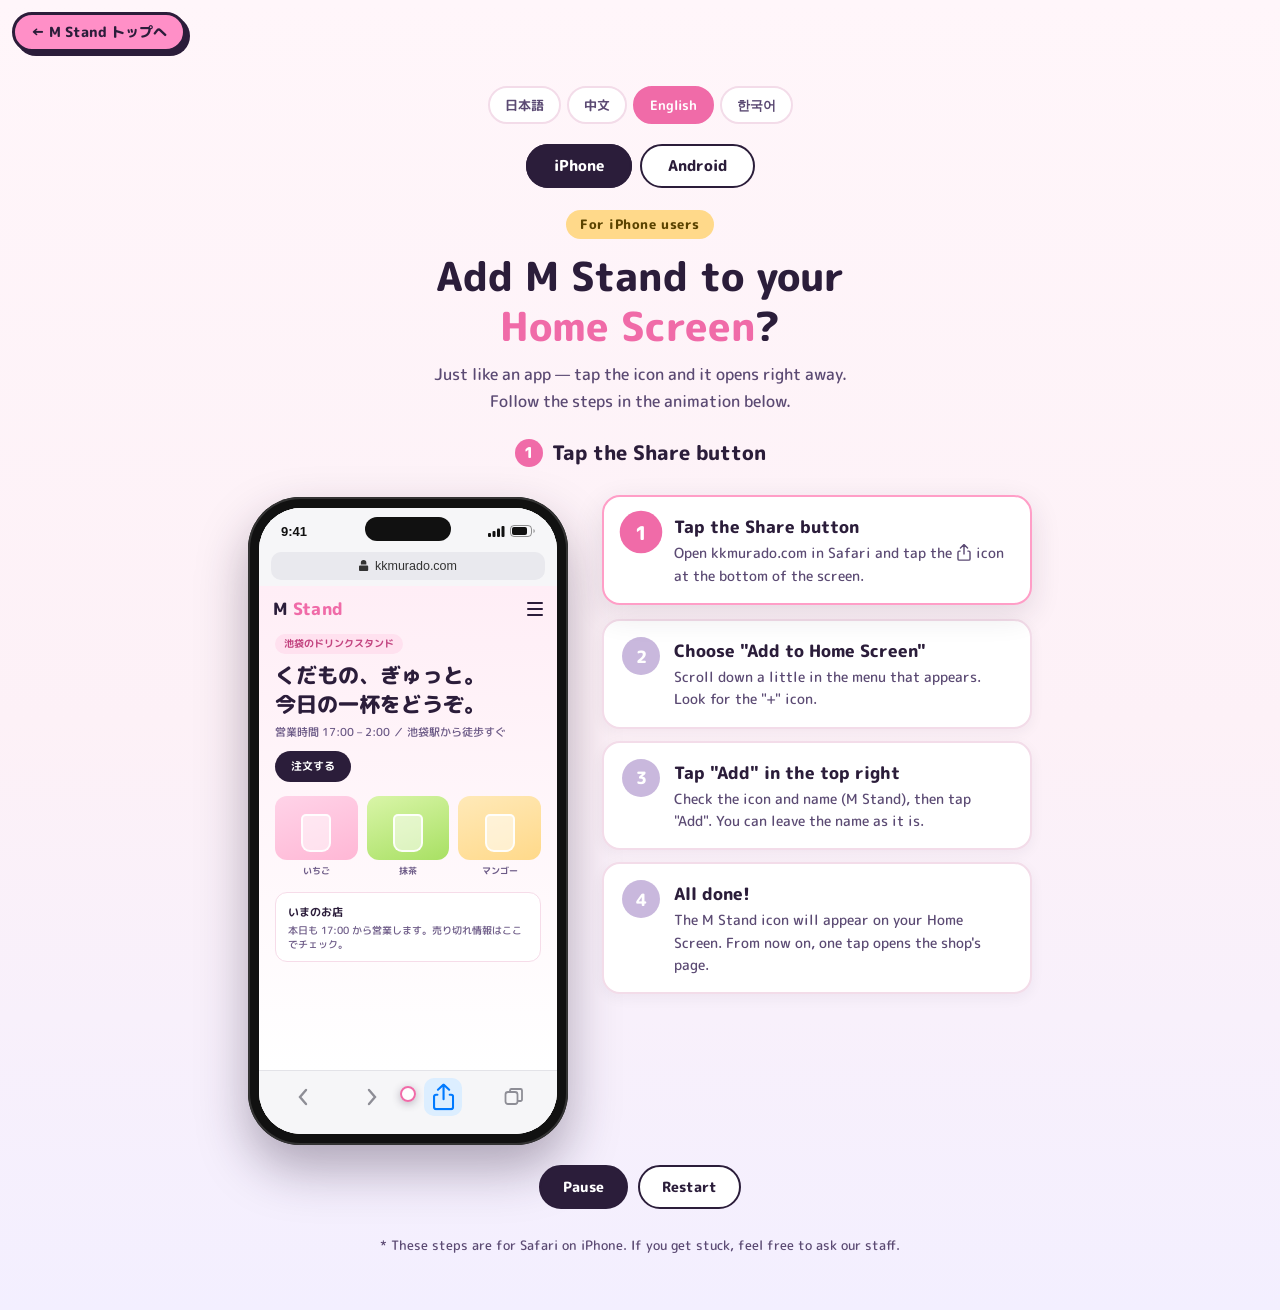
<file: add-to-home.html>
<!doctype html>
<html lang="ja">
  <head>
    <meta charset="utf-8" />
    <meta name="viewport" content="width=device-width, initial-scale=1, viewport-fit=cover" />
    <meta name="color-scheme" content="light dark" />
    <link rel="icon" href="data:," />
    <title>ホーム画面に追加する方法 | M Stand</title>
    <link rel="preconnect" href="https://fonts.googleapis.com" />
    <link rel="preconnect" href="https://fonts.gstatic.com" crossorigin />
    <link href="https://fonts.googleapis.com/css2?family=M+PLUS+Rounded+1c:wght@400;500;700;800&display=swap" rel="stylesheet" />
    <style>
      :root{
        --ink:#2b1d3a;
        --ink-soft:#5b4a73;
        --bg:#fff6fa;
        --bg-grad:linear-gradient(180deg,#fff6fa 0%,#fdf1f7 55%,#f3efff 100%);
        --card:#ffffff;
        --card-border:#f3dce9;
        --pink:#ff9ec7;
        --pink-deep:#f06ba8;
        --mint:#8fe0c0;
        --lemon:#ffd98a;
        --lav:#cdbcf7;
        --sky:#a5d8ff;
        --accent:#f06ba8;
        --shadow:0 10px 30px rgba(43,29,58,.12);
      }
      @media (prefers-color-scheme: dark){
        :root{
          --ink:#f6effc;
          --ink-soft:#cdbfe4;
          --bg:#1d1429;
          --bg-grad:linear-gradient(180deg,#1d1429 0%,#241631 55%,#1a1f38 100%);
          --card:#2b1d3a;
          --card-border:#46345e;
          --shadow:0 10px 30px rgba(0,0,0,.45);
        }
      }
      *{box-sizing:border-box;}
      html,body{margin:0;padding:0;}
      body{
        font-family:"M PLUS Rounded 1c","Hiragino Maru Gothic ProN","Hiragino Sans",ui-rounded,system-ui,sans-serif;
        background:var(--bg-grad);
        color:var(--ink);
        min-height:100vh;
        -webkit-font-smoothing:antialiased;
      }
      button{min-height:44px;}
      .wrap{max-width:1060px;margin:0 auto;padding:28px 18px 40px;}
      header{text-align:center;margin-bottom:8px;}
      header .badge{
        display:inline-block;background:var(--lemon);color:#5a4300;
        font-weight:800;font-size:13px;padding:5px 14px;border-radius:999px;
        letter-spacing:.04em;margin-bottom:12px;
      }
      h1{font-size:clamp(26px,5.4vw,40px);font-weight:800;margin:0 0 10px;line-height:1.25;}
      h1 .hl{color:var(--pink-deep);}
      .lead{color:var(--ink-soft);font-size:clamp(14px,2.6vw,16px);font-weight:500;margin:0 auto;max-width:560px;line-height:1.7;}
      .langbar{display:flex;gap:6px;justify-content:center;flex-wrap:wrap;margin-bottom:20px;}
      .langbar button{
        font-family:inherit;font-weight:700;font-size:13px;cursor:pointer;
        padding:7px 15px;border-radius:999px;min-height:38px;
        border:2px solid var(--card-border);background:var(--card);color:var(--ink-soft);
        transition:background .2s,color .2s,border-color .2s;
      }
      .langbar button.on{background:var(--pink-deep);border-color:var(--pink-deep);color:#fff;}
      .langbar button:focus-visible{outline:3px solid var(--pink);outline-offset:2px;}
      .osbar{display:flex;gap:8px;justify-content:center;flex-wrap:wrap;margin-bottom:22px;}
      .osbar button{
        font-family:inherit;font-weight:800;font-size:14.5px;cursor:pointer;
        padding:9px 26px;border-radius:999px;min-height:44px;
        border:2px solid var(--ink);background:var(--card);color:var(--ink);
        transition:background .2s,color .2s,transform .15s;
        display:inline-flex;align-items:center;gap:8px;
      }
      .osbar button.on{background:var(--ink);color:#fff;}
      @media (prefers-color-scheme: dark){ .osbar button.on{background:var(--lemon);border-color:var(--lemon);color:#1d1429;} }
      .osbar button:active{transform:scale(.96);}
      .osbar button:focus-visible{outline:3px solid var(--pink);outline-offset:2px;}
      .device-view[hidden]{display:none;}
      .global-controls{display:flex;gap:10px;flex-wrap:wrap;justify-content:center;margin-top:20px;}
      .global-controls button{
        font-family:inherit;font-weight:800;font-size:14px;cursor:pointer;
        border-radius:999px;padding:10px 22px;border:2px solid var(--ink);
        background:var(--card);color:var(--ink);transition:transform .15s, background .15s;min-height:44px;
      }
      .global-controls button.primary{background:var(--ink);color:#fff;}
      @media (prefers-color-scheme: dark){ .global-controls button.primary{color:#1d1429;background:var(--lemon);border-color:var(--lemon);} }
      .global-controls button:active{transform:scale(.96);}
      .global-controls button:focus-visible{outline:3px solid var(--pink);outline-offset:2px;}

      .stage{
        display:flex;gap:34px;align-items:flex-start;justify-content:center;
        margin-top:26px;flex-wrap:wrap;
      }

      /* ============ Phone ============ */
      .phone-col{display:flex;flex-direction:column;align-items:center;gap:16px;}
      .phone{
        width:min(320px,88vw);
        aspect-ratio:320/648;
        background:#111;
        border-radius:52px;
        padding:11px;
        box-shadow:0 24px 50px rgba(43,29,58,.35), inset 0 0 0 2px #333;
        flex:none;
      }
      .screen{
        position:relative;width:100%;height:100%;
        border-radius:42px;overflow:hidden;background:#fff;
        font-family:-apple-system,"Hiragino Sans",sans-serif;color:#111;
      }
      .island{
        position:absolute;top:9px;left:50%;transform:translateX(-50%);
        width:86px;height:24px;background:#111;border-radius:14px;z-index:60;
      }
      .statusbar{
        position:absolute;top:0;left:0;right:0;height:40px;z-index:55;
        display:flex;justify-content:space-between;align-items:center;
        padding:6px 22px 0;font-size:13px;font-weight:600;pointer-events:none;
      }
      .statusbar .sicons{display:flex;gap:5px;align-items:center;}
      .statusbar svg{display:block;}

      /* ---- Safari layer ---- */
      .layer{position:absolute;inset:0;}
      .layer-safari{background:#fff;display:flex;flex-direction:column;}
      .safari-top{padding:44px 12px 6px;background:#f6f6f8;}
      .addrbar{
        background:#e9e9ee;border-radius:10px;padding:7px 10px;
        display:flex;align-items:center;gap:6px;font-size:12.5px;color:#333;
        justify-content:center;font-weight:500;
      }
      .addrbar svg{flex:none;}
      .webview{flex:1;overflow:hidden;background:linear-gradient(180deg,#ffeef6,#fff);}
      .site-nav{
        display:flex;justify-content:space-between;align-items:center;
        padding:10px 14px 4px;
      }
      .site-logo{font-family:"M PLUS Rounded 1c",sans-serif;font-weight:800;font-size:17px;color:#2b1d3a;letter-spacing:.02em;}
      .site-logo span{color:#f06ba8;}
      .site-burger{display:flex;flex-direction:column;gap:3.5px;}
      .site-burger i{display:block;width:16px;height:2.4px;border-radius:2px;background:#2b1d3a;}
      .site-hero{padding:8px 16px 0;text-align:left;}
      .site-hero .kick{
        display:inline-block;background:#ffe1ef;color:#c2437f;font-size:9.5px;font-weight:700;
        padding:3px 9px;border-radius:999px;margin-bottom:7px;font-family:"M PLUS Rounded 1c",sans-serif;
      }
      .site-hero h2{
        font-family:"M PLUS Rounded 1c",sans-serif;font-size:21px;line-height:1.35;
        margin:0 0 6px;color:#2b1d3a;font-weight:800;
      }
      .site-hero p{font-size:10.5px;color:#6d5b87;margin:0;line-height:1.6;font-family:"M PLUS Rounded 1c",sans-serif;font-weight:500;}
      .site-cta{
        margin-top:10px;display:inline-block;background:#2b1d3a;color:#fff;
        font-family:"M PLUS Rounded 1c",sans-serif;font-weight:700;font-size:11px;
        padding:7px 16px;border-radius:999px;
      }
      .drinks{display:flex;gap:9px;padding:14px 16px 0;}
      .drink{flex:1;text-align:center;}
      .drink .cup{
        height:64px;border-radius:12px;position:relative;overflow:hidden;
        display:flex;align-items:flex-end;justify-content:center;
      }
      .drink .cup::after{
        content:"";width:26px;height:34px;border-radius:5px 5px 9px 9px;
        background:rgba(255,255,255,.55);border:2px solid rgba(255,255,255,.9);
        margin-bottom:8px;
      }
      .drink small{display:block;margin-top:5px;font-size:8.5px;color:#6d5b87;font-family:"M PLUS Rounded 1c",sans-serif;font-weight:700;}
      .d1{background:linear-gradient(160deg,#ffd3e8,#ffb7d5);}
      .d2{background:linear-gradient(160deg,#d9f5a8,#a8e063);}
      .d3{background:linear-gradient(160deg,#ffe9b8,#ffd98a);}
      .site-info{margin:14px 16px 0;background:#fff;border:1.5px solid #f6dce9;border-radius:12px;padding:9px 12px;}
      .site-info b{font-size:11px;color:#2b1d3a;font-family:"M PLUS Rounded 1c",sans-serif;}
      .site-info p{margin:3px 0 0;font-size:9.5px;color:#6d5b87;font-family:"M PLUS Rounded 1c",sans-serif;font-weight:500;}
      .safari-bottom{
        background:#f6f6f8;border-top:1px solid #e3e3e8;
        padding:9px 26px 20px;display:flex;justify-content:space-between;align-items:center;
        position:relative;z-index:5;
      }
      .safari-bottom .tb{color:#8e8e96;display:flex;align-items:center;justify-content:center;width:34px;height:34px;border-radius:9px;}
      .safari-bottom .tb.share{color:#007aff;transition:background .25s, transform .25s;}
      .screen[data-phase="1"] .tb.share{background:#dceeff;transform:scale(1.12);}

      /* ---- Share sheet ---- */
      .layer-sheet{
        z-index:20;display:flex;flex-direction:column;justify-content:flex-end;
        background:rgba(20,10,30,.38);
        opacity:0;pointer-events:none;transition:opacity .35s ease;
      }
      .sheet{
        background:#f2f2f7;border-radius:14px 14px 0 0;padding:10px 10px 22px;
        transform:translateY(105%);transition:transform .45s cubic-bezier(.32,.9,.35,1);
      }
      .screen[data-phase="2"] .layer-sheet,
      .screen[data-phase="3"] .layer-sheet{opacity:1;}
      .screen[data-phase="2"] .sheet,
      .screen[data-phase="3"] .sheet{transform:translateY(0);}
      .sheet-head{
        display:flex;gap:10px;align-items:center;background:#fff;border-radius:12px;
        padding:10px 12px;margin-bottom:10px;
      }
      .sheet-head img{width:38px;height:38px;border-radius:9px;border:1px solid #e6e6ea;}
      .sheet-head b{font-size:13.5px;display:block;color:#111;}
      .sheet-head small{font-size:11px;color:#8e8e93;}
      .sheet-list{background:#fff;border-radius:12px;overflow:hidden;}
      .sheet-row{
        display:flex;justify-content:space-between;align-items:center;
        padding:11px 14px;font-size:13.5px;color:#111;border-bottom:1px solid #eeeef2;
        transition:background .25s;
      }
      .sheet-row:last-child{border-bottom:none;}
      .sheet-row .ric{color:#3a3a3c;display:flex;}
      .sheet-row.target{font-weight:600;}
      .screen[data-phase="2"][data-tap="row"] .sheet-row.target{background:#dceeff;}
      .sheet-cancel{
        margin-top:10px;background:#fff;border-radius:12px;text-align:center;
        padding:12px;font-size:14px;font-weight:600;color:#007aff;
      }

      /* ---- Add dialog ---- */
      .layer-add{
        z-index:30;background:#f2f2f7;display:flex;flex-direction:column;
        opacity:0;pointer-events:none;transform:scale(1.04);
        transition:opacity .35s ease, transform .35s ease;
      }
      .screen[data-phase="3"] .layer-add{opacity:1;pointer-events:auto;transform:scale(1);}
      .add-nav{
        padding:48px 14px 10px;display:flex;justify-content:space-between;align-items:center;
        background:#f2f2f7;border-bottom:1px solid #e2e2e8;
      }
      .add-nav .cancel{color:#007aff;font-size:14px;}
      .add-nav .ttl{font-size:13.5px;font-weight:600;color:#111;}
      .add-nav .addbtn{
        color:#007aff;font-size:14px;font-weight:700;padding:4px 6px;border-radius:8px;
        transition:background .25s, transform .25s;
      }
      .screen[data-phase="3"][data-tap="add"] .addbtn{background:#dceeff;transform:scale(1.1);}
      .add-body{padding:18px 16px 0;}
      .add-preview{
        background:#fff;border-radius:12px;padding:14px;display:flex;gap:12px;align-items:center;
      }
      .add-preview img{width:56px;height:56px;border-radius:13px;border:1px solid #e6e6ea;}
      .add-preview .nm{font-size:15px;font-weight:600;color:#111;border-bottom:1px solid #e8e8ec;padding-bottom:5px;margin-bottom:5px;}
      .add-preview .url{font-size:11.5px;color:#8e8e93;}
      .add-note{font-size:11px;color:#8e8e93;line-height:1.7;padding:12px 4px 0;}

      /* ---- Home screen ---- */
      .layer-home{
        z-index:40;opacity:0;pointer-events:none;transition:opacity .45s ease;
        background:linear-gradient(165deg,#ffd9ec 0%,#e3d7ff 48%,#bde3ff 100%);
        padding:52px 18px 14px;display:flex;flex-direction:column;
      }
      .screen[data-phase="4"] .layer-home{opacity:1;}
      .home-clock{text-align:center;color:#fff;margin-bottom:14px;text-shadow:0 1px 8px rgba(90,40,120,.35);}
      .home-clock .time{font-size:34px;font-weight:700;line-height:1;font-family:-apple-system,sans-serif;}
      .home-clock .date{font-size:11.5px;font-weight:500;margin-top:3px;}
      .home-grid{display:grid;grid-template-columns:repeat(4,1fr);gap:15px 12px;}
      .app{text-align:center;}
      .app .ic{
        width:52px;height:52px;margin:0 auto;border-radius:13px;
        display:flex;align-items:center;justify-content:center;
        box-shadow:0 3px 8px rgba(60,30,90,.18);
      }
      .app small{display:block;margin-top:4px;font-size:9px;color:#fff;font-weight:500;text-shadow:0 1px 4px rgba(90,40,120,.4);}
      .app .ic svg{display:block;}
      .app.new .ic{padding:0;overflow:hidden;background:#fff;}
      .app.new .ic img{width:100%;height:100%;display:block;}
      .app.new{opacity:0;transform:scale(.3);}
      .screen[data-phase="4"] .app.new{animation:pop .6s cubic-bezier(.34,1.8,.5,1) .25s forwards;}
      @keyframes pop{to{opacity:1;transform:scale(1);}}
      .sparkle{position:absolute;opacity:0;pointer-events:none;}
      .screen[data-phase="4"] .sparkle{animation:spark 1s ease .7s forwards;}
      @keyframes spark{0%{opacity:0;transform:scale(.3) rotate(0deg);}35%{opacity:1;}100%{opacity:0;transform:scale(1.25) rotate(40deg);}}
      .done-badge{
        margin:16px auto 0;background:#fff;color:#2b1d3a;
        font-family:"M PLUS Rounded 1c",sans-serif;font-weight:800;font-size:13px;
        padding:8px 18px;border-radius:999px;box-shadow:0 6px 16px rgba(60,30,90,.25);
        display:flex;gap:7px;align-items:center;opacity:0;transform:translateY(8px);
      }
      .screen[data-phase="4"] .done-badge{animation:rise .5s ease .8s forwards;}
      @keyframes rise{to{opacity:1;transform:translateY(0);}}
      .dock{
        margin-top:auto;background:rgba(255,255,255,.35);border-radius:22px;
        padding:9px 14px;display:flex;justify-content:space-between;
        backdrop-filter:blur(4px);
      }
      .dock .ic{width:52px;height:52px;border-radius:13px;display:flex;align-items:center;justify-content:center;box-shadow:0 3px 8px rgba(60,30,90,.15);}

      /* ---- Tap cursor ---- */
      .cursor{
        position:absolute;z-index:70;width:34px;height:34px;margin:-17px 0 0 -17px;
        pointer-events:none;opacity:0;transition:left .55s ease, top .55s ease, opacity .3s;
      }
      .cursor .dot{
        position:absolute;inset:9px;border-radius:50%;
        background:rgba(255,255,255,.85);border:2.5px solid #f06ba8;
        box-shadow:0 2px 8px rgba(43,29,58,.3);
      }
      .cursor .ring{
        position:absolute;inset:0;border-radius:50%;border:2.5px solid #f06ba8;opacity:0;
      }
      .screen[data-cursor="share"] .cursor{left:50%;top:calc(100% - 40px);opacity:1;}
      .screen[data-cursor="row"] .cursor{left:78%;top:64%;opacity:1;}
      .screen[data-cursor="add"] .cursor{left:calc(100% - 34px);top:60px;opacity:1;}
      .screen[data-tap="share"] .cursor .ring,
      .screen[data-tap="row"] .cursor .ring,
      .screen[data-tap="add"] .cursor .ring{animation:ring .55s ease-out;}
      @keyframes ring{0%{opacity:.9;transform:scale(.55);}100%{opacity:0;transform:scale(1.5);}}

      /* ============ Controls ============ */
      .controls{display:flex;gap:10px;flex-wrap:wrap;justify-content:center;}
      .controls button{
        font-family:inherit;font-weight:800;font-size:14px;cursor:pointer;
        border-radius:999px;padding:10px 22px;border:2px solid var(--ink);
        background:var(--card);color:var(--ink);transition:transform .15s, background .15s;
      }
      .controls button.primary{background:var(--ink);color:#fff;}
      @media (prefers-color-scheme: dark){ .controls button.primary{color:#1d1429;background:var(--lemon);border-color:var(--lemon);} }
      .controls button:active{transform:scale(.96);}
      .controls button:focus-visible, .step:focus-visible{outline:3px solid var(--pink);outline-offset:2px;}

      /* ============ Steps ============ */
      .steps{display:flex;flex-direction:column;gap:12px;max-width:430px;width:100%;}
      .step{
        display:flex;gap:14px;text-align:left;width:100%;cursor:pointer;
        background:var(--card);border:2px solid var(--card-border);border-radius:18px;
        padding:16px 18px;font-family:inherit;color:var(--ink);
        box-shadow:0 4px 14px rgba(43,29,58,.05);
        transition:border-color .3s, box-shadow .3s, transform .3s;align-items:flex-start;
      }
      .step .num{
        flex:none;width:38px;height:38px;border-radius:50%;
        display:flex;align-items:center;justify-content:center;
        font-weight:800;font-size:17px;color:#fff;background:#c9b8dd;
        transition:background .3s, transform .3s;
      }
      .step h3{margin:2px 0 4px;font-size:16.5px;font-weight:800;line-height:1.4;}
      .step p{margin:0;font-size:13.5px;line-height:1.65;color:var(--ink-soft);font-weight:500;}
      .step.active{border-color:var(--pink);box-shadow:var(--shadow);transform:translateY(-2px);}
      .step.active .num{background:var(--pink-deep);transform:scale(1.12);}
      .step .share-ic{vertical-align:-3px;margin:0 1px;}

      .caption-bar{
        text-align:center;margin-top:22px;min-height:34px;
        font-weight:800;font-size:clamp(16px,3.4vw,20px);
      }
      .caption-bar .cnum{
        display:inline-flex;align-items:center;justify-content:center;
        width:28px;height:28px;border-radius:50%;background:var(--pink-deep);color:#fff;
        font-size:15px;margin-right:9px;vertical-align:2px;
      }
      .note{
        text-align:center;color:var(--ink-soft);font-size:12.5px;font-weight:500;
        margin-top:26px;line-height:1.8;
      }
      @media (max-width:760px){
        .stage{gap:22px;}
        .steps{max-width:520px;}
      }
      /* ============ Android phone ============ */
      .phone-android{border-radius:38px;padding:10px;}
      .screen-a{border-radius:30px;font-family:Roboto,"Hiragino Sans",-apple-system,sans-serif;}
      .punch{position:absolute;top:10px;left:50%;transform:translateX(-50%);width:13px;height:13px;background:#111;border-radius:50%;z-index:60;box-shadow:inset 0 0 0 2.5px #26262c;}
      .statusbar-a{height:34px;padding:4px 18px 0;font-size:12px;}
      .layer-chrome{background:#fff;display:flex;flex-direction:column;}
      .chrome-top{padding:38px 10px 8px;background:#f1f3f4;border-bottom:1px solid #e0e3e7;}
      .chrome-bar{background:#fff;border-radius:999px;padding:7px 8px 7px 12px;display:flex;align-items:center;gap:7px;font-size:12.5px;color:#333;box-shadow:0 1px 3px rgba(0,0,0,.14);}
      .chrome-bar .url{flex:1;font-weight:500;white-space:nowrap;overflow:hidden;}
      .chrome-bar .dotsbtn{flex:none;width:30px;height:30px;border-radius:50%;display:flex;align-items:center;justify-content:center;color:#444;transition:background .25s,transform .25s;}
      .screen-a[data-phase="1"] .dotsbtn{background:#d3e3fd;transform:scale(1.12);}
      .layer-menu{z-index:20;opacity:0;pointer-events:none;transition:opacity .3s ease;}
      .screen-a[data-phase="2"] .layer-menu,.screen-a[data-phase="3"] .layer-menu{opacity:1;}
      .chrome-menu{position:absolute;top:76px;right:8px;width:216px;background:#fff;border-radius:14px;box-shadow:0 10px 32px rgba(0,0,0,.3);padding:6px 0;transform-origin:top right;transform:scale(.85) translateY(-6px);opacity:0;transition:transform .3s ease,opacity .3s ease;overflow:hidden;}
      .screen-a[data-phase="2"] .chrome-menu,.screen-a[data-phase="3"] .chrome-menu{transform:none;opacity:1;}
      .menu-row{display:flex;align-items:center;gap:11px;padding:10px 14px;font-size:12.8px;color:#222;transition:background .25s;}
      .menu-row .mic{color:#5f6368;display:flex;flex:none;}
      .menu-row.target{font-weight:700;}
      .screen-a[data-phase="2"][data-tap="row"] .menu-row.target{background:#d3e3fd;}
      .menu-sep{height:1px;background:#eceef1;margin:5px 0;}
      .layer-add-a{z-index:30;background:rgba(20,10,30,.42);display:flex;align-items:center;justify-content:center;padding:0 26px;opacity:0;pointer-events:none;transition:opacity .35s ease;}
      .screen-a[data-phase="3"] .layer-add-a{opacity:1;pointer-events:auto;}
      .add-dialog{background:#fff;border-radius:22px;padding:20px 18px 12px;width:100%;text-align:center;transform:scale(.9);transition:transform .35s ease;box-shadow:0 18px 44px rgba(0,0,0,.35);}
      .screen-a[data-phase="3"] .add-dialog{transform:scale(1);}
      .add-dialog img{width:58px;height:58px;border-radius:14px;border:1px solid #e6e6ea;}
      .add-dialog .dnm{font-size:15.5px;font-weight:700;color:#111;margin-top:9px;}
      .add-dialog .durl{font-size:11.5px;color:#80868b;margin-top:2px;}
      .add-dialog .dnote{font-size:11px;color:#80868b;line-height:1.65;margin:10px 0 4px;text-align:left;}
      .add-dialog .dbtns{display:flex;justify-content:flex-end;gap:6px;margin-top:8px;}
      .add-dialog .dbtn{font-size:13.5px;font-weight:700;color:#1a73e8;padding:8px 12px;border-radius:8px;transition:background .25s,transform .25s;}
      .screen-a[data-phase="3"][data-tap="add"] .dbtn.add{background:#d3e3fd;transform:scale(1.08);}
      .layer-home-a{padding:46px 18px 14px;background:linear-gradient(165deg,#b8e6c9 0%,#a5d8ff 52%,#d0bfff 100%);}
      .gsearch{margin-top:auto;background:#fff;border-radius:999px;padding:10px 16px;display:flex;align-items:center;gap:10px;box-shadow:0 4px 14px rgba(60,30,90,.18);font-size:12px;color:#80868b;}
      .screen-a[data-cursor="menu"] .cursor{left:calc(100% - 36px);top:66px;opacity:1;}
      .screen-a[data-cursor="row"] .cursor{left:52%;top:224px;opacity:1;}
      .screen-a[data-cursor="add"] .cursor{left:calc(100% - 62px);top:calc(50% + 92px);opacity:1;}
      .screen-a[data-tap="menu"] .cursor .ring,
      .screen-a[data-tap="row"] .cursor .ring,
      .screen-a[data-tap="add"] .cursor .ring{animation:ring .55s ease-out;}
      .screen-a[data-phase="4"] .layer-home{opacity:1;}
      .screen-a[data-phase="4"] .app.new{animation:pop .6s cubic-bezier(.34,1.8,.5,1) .25s forwards;}
      .screen-a[data-phase="4"] .done-badge{animation:rise .5s ease .8s forwards;}
      .screen-a[data-phase="4"] .sparkle{animation:spark 1s ease .7s forwards;}
      @media (prefers-reduced-motion: reduce){
        .cursor,.sheet,.layer-add,.layer-home,.step,.controls button{transition:none !important;}
        .screen[data-phase="4"] .app.new{animation:none;opacity:1;transform:none;}
        .screen[data-phase="4"] .done-badge{animation:none;opacity:1;transform:none;}
        .screen[data-phase="4"] .sparkle{animation:none;}
      }
    </style>
  <style id="btnFxStyle">
/* btnFx 2026-11-15 — elastic toggle: knob spring k200/c14, stretch 1.35, color 280ms */
@media (prefers-reduced-motion: no-preference){
.osbar.fx-on{position:relative}
.osbar.fx-on button{position:relative;z-index:1}
.osbar.fx-on button.on{background:transparent}
.osknob{position:absolute;border-radius:999px;background:var(--ink);transition:background-color .28s ease;z-index:0;pointer-events:none}
@media (prefers-color-scheme: dark){.osknob{background:var(--lemon)}}
}
</style>
</head>
  <body><a href="/" style="display:inline-block;margin:12px 0 6px 12px;background:#ff8fc7;color:#2b1d3a;border:3px solid #2b1d3a;border-radius:999px;padding:7px 16px;font-size:14px;font-weight:800;text-decoration:none;font-family:'M PLUS Rounded 1c','Hiragino Maru Gothic ProN',sans-serif;box-shadow:4px 4px 0 #2b1d3a">← M Stand トップへ</a>
    <div class="wrap">
      <div class="langbar" role="group" aria-label="Language">
        <button type="button" data-lang="ja">日本語</button>
        <button type="button" data-lang="zh">中文</button>
        <button type="button" data-lang="en">English</button>
        <button type="button" data-lang="ko">한국어</button>
      </div>
      <div class="osbar" role="group" aria-label="Device">
        <button type="button" data-os="iphone" class="on">iPhone</button>
        <button type="button" data-os="android">Android</button>
      </div>
      <header>
        <span class="badge">iPhone のお客さまへ</span>
        <h1>M Stand を<span class="hl">ホーム画面</span>に<br />追加しませんか？</h1>
        <p class="lead">アプリみたいに、アイコンをタップするだけですぐ開けます。<br />下のアニメーションの順番でやってみてください。</p>
      </header>

      <div class="caption-bar" id="caption" aria-live="polite"><span class="cnum">1</span>共有ボタンをタップ</div>

      <div id="view-iphone" class="device-view">
      <div class="stage">
        <div class="phone-col">
          <div class="phone" aria-hidden="true">
            <div class="screen" id="screen" data-phase="0" data-cursor="" data-tap="">
              <div class="island"></div>
              <div class="statusbar">
                <span>9:41</span>
                <span class="sicons">
                  <svg width="17" height="11" viewBox="0 0 17 11" fill="currentColor"><rect x="0" y="7" width="3" height="4" rx="1"/><rect x="4.5" y="5" width="3" height="6" rx="1"/><rect x="9" y="2.5" width="3" height="8.5" rx="1"/><rect x="13.5" y="0" width="3" height="11" rx="1"/></svg>
                  <svg width="25" height="12" viewBox="0 0 25 12"><rect x="0.5" y="0.5" width="21" height="11" rx="3.5" fill="none" stroke="currentColor" opacity=".45"/><rect x="2" y="2" width="15" height="8" rx="2" fill="currentColor"/><path d="M23.5 4v4a2.2 2.2 0 0 0 0-4z" fill="currentColor" opacity=".45"/></svg>
                </span>
              </div>

              <!-- Safari -->
              <div class="layer layer-safari">
                <div class="safari-top">
                  <div class="addrbar">
                    <svg width="10" height="12" viewBox="0 0 10 12" fill="#333"><path d="M5 0a3 3 0 0 1 3 3v2H2V3a3 3 0 0 1 3-3zm-4 6h8a1 1 0 0 1 1 1v4a1 1 0 0 1-1 1H1a1 1 0 0 1-1-1V7a1 1 0 0 1 1-1z" transform="scale(.92)"/></svg>
                    kkmurado.com
                  </div>
                </div>
                <div class="webview">
                  <div class="site-nav">
                    <div class="site-logo">M <span>Stand</span></div>
                    <div class="site-burger"><i></i><i></i><i></i></div>
                  </div>
                  <div class="site-hero">
                    <span class="kick">池袋のドリンクスタンド</span>
                    <h2>くだもの、ぎゅっと。<br />今日の一杯をどうぞ。</h2>
                    <p>営業時間 17:00 – 2:00 ／ 池袋駅から徒歩すぐ</p>
                    <span class="site-cta">注文する</span>
                  </div>
                  <div class="drinks">
                    <div class="drink"><div class="cup d1"></div><small>いちご</small></div>
                    <div class="drink"><div class="cup d2"></div><small>抹茶</small></div>
                    <div class="drink"><div class="cup d3"></div><small>マンゴー</small></div>
                  </div>
                  <div class="site-info">
                    <b>いまのお店</b>
                    <p>本日も 17:00 から営業します。売り切れ情報はここでチェック。</p>
                  </div>
                </div>
                <div class="safari-bottom">
                  <span class="tb"><svg width="11" height="18" viewBox="0 0 11 18" fill="none" stroke="currentColor" stroke-width="2.4" stroke-linecap="round"><path d="M9 2 3 9l6 7"/></svg></span>
                  <span class="tb"><svg width="11" height="18" viewBox="0 0 11 18" fill="none" stroke="currentColor" stroke-width="2.4" stroke-linecap="round"><path d="M2 2l6 7-6 7"/></svg></span>
                  <span class="tb share"><svg width="19" height="24" viewBox="0 0 19 24" fill="none" stroke="currentColor" stroke-width="1.9" stroke-linecap="round" stroke-linejoin="round"><path d="M9.5 1v13M4.5 5.5 9.5.8l5 4.7M4 10H2.8A1.8 1.8 0 0 0 1 11.8V21a1.8 1.8 0 0 0 1.8 1.8h13.4A1.8 1.8 0 0 0 18 21v-9.2A1.8 1.8 0 0 0 16.2 10H15"/></svg></span>
                  <span class="tb"><svg width="20" height="20" viewBox="0 0 20 20" fill="none" stroke="currentColor" stroke-width="1.8"><rect x="1.5" y="5" width="12" height="12" rx="2.5"/><path d="M6 5V3.5A1.5 1.5 0 0 1 7.5 2h9A1.5 1.5 0 0 1 18 3.5v9A1.5 1.5 0 0 1 16.5 14H14"/></svg></span>
                </div>
              </div>

              <!-- Share sheet -->
              <div class="layer layer-sheet">
                <div class="sheet">
                  <div class="sheet-head">
                    <img src="[data-uri]" alt="" />
                    <div><b>M Stand｜池袋のドリンクスタンド</b><small>kkmurado.com</small></div>
                  </div>
                  <div class="sheet-list">
                    <div class="sheet-row">コピー<span class="ric"><svg width="17" height="17" viewBox="0 0 20 20" fill="none" stroke="currentColor" stroke-width="1.7"><rect x="5" y="5" width="12" height="12" rx="2.5"/><path d="M15 5V4a1.6 1.6 0 0 0-1.6-1.6H4.6A1.6 1.6 0 0 0 3 4v8.8A1.6 1.6 0 0 0 4.6 14.4H5"/></svg></span></div>
                    <div class="sheet-row">リーディングリストに追加<span class="ric"><svg width="18" height="17" viewBox="0 0 20 18" fill="none" stroke="currentColor" stroke-width="1.7"><path d="M3 5.5C5.5 3.8 8 3.8 10 5.5c2-1.7 4.5-1.7 7 0V15c-2.5-1.7-5-1.7-7 0-2-1.7-4.5-1.7-7 0z"/><path d="M10 5.5V15"/></svg></span></div>
                    <div class="sheet-row target">ホーム画面に追加<span class="ric"><svg width="18" height="18" viewBox="0 0 20 20" fill="none" stroke="currentColor" stroke-width="1.7"><rect x="2" y="2" width="16" height="16" rx="4"/><path d="M10 6v8M6 10h8" stroke-linecap="round"/></svg></span></div>
                    <div class="sheet-row">ブックマークに追加<span class="ric"><svg width="16" height="18" viewBox="0 0 16 18" fill="none" stroke="currentColor" stroke-width="1.7"><path d="M2 2.5A1.5 1.5 0 0 1 3.5 1h9A1.5 1.5 0 0 1 14 2.5V16l-6-3.6L2 16z"/></svg></span></div>
                  </div>
                  <div class="sheet-cancel">キャンセル</div>
                </div>
              </div>

              <!-- Add dialog -->
              <div class="layer layer-add">
                <div class="add-nav">
                  <span class="cancel">キャンセル</span>
                  <span class="ttl">ホーム画面に追加</span>
                  <span class="addbtn">追加</span>
                </div>
                <div class="add-body">
                  <div class="add-preview">
                    <img src="[data-uri]" alt="" />
                    <div style="flex:1;min-width:0;">
                      <div class="nm">M Stand</div>
                      <div class="url">https://kkmurado.com</div>
                    </div>
                  </div>
                  <p class="add-note">このアイコンがホーム画面に置かれます。名前はそのままで大丈夫です。</p>
                </div>
              </div>

              <!-- Home screen -->
              <div class="layer layer-home">
                <div class="home-clock"><div class="time">9:41</div><div class="date">11月12日 木曜日</div></div>
                <div class="home-grid">
                  <div class="app"><div class="ic" style="background:linear-gradient(160deg,#7ee0a3,#34c759);"><svg width="26" height="26" viewBox="0 0 24 24" fill="#fff"><path d="M6.6 3h3l1.5 4.5L8 9.6a12.5 12.5 0 0 0 6.4 6.4l2.1-3L21 14.5v3A2.5 2.5 0 0 1 18.4 20 16.5 16.5 0 0 1 4 5.6 2.5 2.5 0 0 1 6.6 3z"/></svg></div><small>電話</small></div>
                  <div class="app"><div class="ic" style="background:linear-gradient(160deg,#6ec3ff,#0a84ff);"><svg width="26" height="26" viewBox="0 0 24 24" fill="none" stroke="#fff" stroke-width="2"><circle cx="12" cy="12" r="9"/><circle cx="12" cy="12" r="3.4"/><path d="M12 3v3M12 18v3M3 12h3M18 12h3"/></svg></div><small>Safari</small></div>
                  <div class="app"><div class="ic" style="background:linear-gradient(160deg,#ffd98a,#ff9500);"><svg width="26" height="26" viewBox="0 0 24 24" fill="#fff"><circle cx="12" cy="13" r="4.5"/><path d="M4 20a8 6.5 0 0 1 16 0z" opacity=".85"/></svg></div><small>天気</small></div>
                  <div class="app"><div class="ic" style="background:linear-gradient(160deg,#e8e8ed,#b9b9c4);"><svg width="26" height="26" viewBox="0 0 24 24" fill="none" stroke="#55555e" stroke-width="2"><rect x="4" y="5" width="16" height="14" rx="3"/><circle cx="12" cy="12" r="3.6"/><circle cx="17.2" cy="8.4" r="1" fill="#55555e" stroke="none"/></svg></div><small>カメラ</small></div>
                  <div class="app"><div class="ic" style="background:linear-gradient(160deg,#cdbcf7,#8e6fdf);"><svg width="26" height="26" viewBox="0 0 24 24" fill="#fff"><path d="M4 5.5A1.5 1.5 0 0 1 5.5 4H11v15H5.5A1.5 1.5 0 0 0 4 20.5zM20 5.5A1.5 1.5 0 0 0 18.5 4H13v15h5.5a1.5 1.5 0 0 1 1.5 1.5z" transform="scale(.96) translate(.5,0)"/></svg></div><small>メモ</small></div>
                  <div class="app"><div class="ic" style="background:linear-gradient(160deg,#ffb7d5,#f06ba8);"><svg width="26" height="26" viewBox="0 0 24 24" fill="#fff"><path d="M9 18.5A2.5 2.5 0 1 1 6.5 16c.5 0 1 .16 1.4.44V6l10-2v11.5a2.5 2.5 0 1 1-1.6-2.33V7L9 8.8z"/></svg></div><small>ミュージック</small></div>
                  <div class="app"><div class="ic" style="background:linear-gradient(160deg,#a5d8ff,#4dabf7);"><svg width="26" height="26" viewBox="0 0 24 24" fill="#fff"><path d="M12 21s-6.5-5.4-6.5-10.4A6.5 6.5 0 0 1 12 4a6.5 6.5 0 0 1 6.5 6.6C18.5 15.6 12 21 12 21zm0-13.6a3.3 3.3 0 1 0 0 6.6 3.3 3.3 0 0 0 0-6.6z"/></svg></div><small>マップ</small></div>
                  <div class="app"><div class="ic" style="background:linear-gradient(160deg,#ffe3e3,#ff8787);"><svg width="26" height="26" viewBox="0 0 24 24" fill="#fff"><rect x="4" y="5" width="16" height="15" rx="3"/><path d="M4 10h16M8 3v4M16 3v4" stroke="#e03131" stroke-width="2" fill="none"/><circle cx="9" cy="14" r="1.4" fill="#e03131"/><circle cx="14" cy="14" r="1.4" fill="#e03131"/></svg></div><small>カレンダー</small></div>
                  <div class="app new"><div class="ic"><img src="[data-uri]" alt="" /></div><small>M Stand</small></div>
                  <div class="app"><div class="ic" style="background:linear-gradient(160deg,#d3f9d8,#51cf66);"><svg width="26" height="26" viewBox="0 0 24 24" fill="#fff"><path d="M4 4h16a1 1 0 0 1 1 1v10a1 1 0 0 1-1 1H9l-4.4 3.6c-.5.4-1.1 0-1.1-.6V5a1 1 0 0 1 1-1z" transform="scale(.95) translate(.6,.6)"/></svg></div><small>メッセージ</small></div>
                  <div class="app"><div class="ic" style="background:linear-gradient(160deg,#e9ecef,#adb5bd);"><svg width="26" height="26" viewBox="0 0 24 24" fill="none" stroke="#495057" stroke-width="2"><circle cx="12" cy="12" r="3.2"/><path d="M12 2.8v3M12 18.2v3M2.8 12h3M18.2 12h3M5.5 5.5l2.1 2.1M16.4 16.4l2.1 2.1M18.5 5.5l-2.1 2.1M7.6 16.4l-2.1 2.1"/></svg></div><small>設定</small></div>
                  <div class="app"><div class="ic" style="background:linear-gradient(160deg,#fff3bf,#fab005);"><svg width="26" height="26" viewBox="0 0 24 24" fill="#fff"><circle cx="12" cy="12" r="8.5"/><path d="M12 7.5V12l3 2" stroke="#e67700" stroke-width="2" fill="none" stroke-linecap="round"/></svg></div><small>時計</small></div>
                </div>
                <svg class="sparkle" style="left:58%;top:37%;" width="26" height="26" viewBox="0 0 24 24" fill="#fff"><path d="M12 1l2.6 8.4L23 12l-8.4 2.6L12 23l-2.6-8.4L1 12l8.4-2.6z"/></svg>
                <svg class="sparkle" style="left:76%;top:30%;animation-delay:.85s;" width="17" height="17" viewBox="0 0 24 24" fill="#ffe29a"><path d="M12 1l2.6 8.4L23 12l-8.4 2.6L12 23l-2.6-8.4L1 12l8.4-2.6z"/></svg>
                <svg class="sparkle" style="left:52%;top:27%;animation-delay:1s;" width="15" height="15" viewBox="0 0 24 24" fill="#fff"><path d="M12 1l2.6 8.4L23 12l-8.4 2.6L12 23l-2.6-8.4L1 12l8.4-2.6z"/></svg>
                <div class="done-badge"><svg width="16" height="16" viewBox="0 0 16 16" fill="none"><circle cx="8" cy="8" r="8" fill="#34c759"/><path d="M5 8.4 7.2 10.6 11.2 5.8" stroke="#fff" stroke-width="1.8" stroke-linecap="round" stroke-linejoin="round"/></svg>ホーム画面に追加できました</div>
                <div class="dock">
                  <div class="ic" style="background:linear-gradient(160deg,#7ee0a3,#34c759);"><svg width="25" height="25" viewBox="0 0 24 24" fill="#fff"><path d="M6.6 3h3l1.5 4.5L8 9.6a12.5 12.5 0 0 0 6.4 6.4l2.1-3L21 14.5v3A2.5 2.5 0 0 1 18.4 20 16.5 16.5 0 0 1 4 5.6 2.5 2.5 0 0 1 6.6 3z"/></svg></div>
                  <div class="ic" style="background:linear-gradient(160deg,#6ec3ff,#0a84ff);"><svg width="25" height="25" viewBox="0 0 24 24" fill="none" stroke="#fff" stroke-width="2"><circle cx="12" cy="12" r="9"/><circle cx="12" cy="12" r="3.4"/><path d="M12 3v3M12 18v3M3 12h3M18 12h3"/></svg></div>
                  <div class="ic" style="background:linear-gradient(160deg,#d3f9d8,#51cf66);"><svg width="25" height="25" viewBox="0 0 24 24" fill="#fff"><path d="M4 4h16a1 1 0 0 1 1 1v10a1 1 0 0 1-1 1H9l-4.4 3.6c-.5.4-1.1 0-1.1-.6V5a1 1 0 0 1 1-1z" transform="scale(.95) translate(.6,.6)"/></svg></div>
                  <div class="ic" style="background:#fff;"><svg width="25" height="25" viewBox="0 0 24 24" fill="none" stroke="#0a84ff" stroke-width="1.9"><rect x="3" y="5" width="18" height="14" rx="3"/><path d="M3.5 6.5 12 13l8.5-6.5"/></svg></div>
                </div>
              </div>

              <!-- Tap cursor -->
              <div class="cursor"><span class="ring"></span><span class="dot"></span></div>
            </div>
          </div>

        </div>

        <div class="steps" id="steps-iphone" role="group" aria-label="手順">
          <button type="button" class="step active" data-goto="1">
            <span class="num">1</span>
            <span><h3>共有ボタンをタップ</h3>
            <p>Safari で kkmurado.com を開いて、画面の下にある<svg class="share-ic" width="14" height="17" viewBox="0 0 19 24" fill="none" stroke="currentColor" stroke-width="2" stroke-linecap="round" stroke-linejoin="round"><path d="M9.5 1v13M4.5 5.5 9.5.8l5 4.7M4 10H2.8A1.8 1.8 0 0 0 1 11.8V21a1.8 1.8 0 0 0 1.8 1.8h13.4A1.8 1.8 0 0 0 18 21v-9.2A1.8 1.8 0 0 0 16.2 10H15"/></svg>のマークを押します。</p></span>
          </button>
          <button type="button" class="step" data-goto="2">
            <span class="num">2</span>
            <span><h3>「ホーム画面に追加」を選ぶ</h3>
            <p>出てきたメニューを少し下にスクロールするとあります。「＋」のマークが目印です。</p></span>
          </button>
          <button type="button" class="step" data-goto="3">
            <span class="num">3</span>
            <span><h3>右上の「追加」をタップ</h3>
            <p>アイコンと名前（M Stand）を確認したら、「追加」を押すだけ。名前はそのままで OK です。</p></span>
          </button>
          <button type="button" class="step" data-goto="4">
            <span class="num">4</span>
            <span><h3>できあがり！</h3>
            <p>ホーム画面に M Stand のアイコンが増えます。次からはタップひとつでお店のページが開きます。</p></span>
          </button>
        </div>
      </div>
      </div>

      <div id="view-android" class="device-view" hidden>
      <div class="stage">
        <div class="phone-col">
          <div class="phone phone-android" aria-hidden="true">
            <div class="screen screen-a" id="screenA" data-phase="0" data-cursor="" data-tap="">
              <div class="punch"></div>
              <div class="statusbar statusbar-a">
                <span>9:41</span>
                <span class="sicons">
                  <svg width="16" height="11" viewBox="0 0 17 11" fill="currentColor"><rect x="0" y="7" width="3" height="4" rx="1"/><rect x="4.5" y="5" width="3" height="6" rx="1"/><rect x="9" y="2.5" width="3" height="8.5" rx="1"/><rect x="13.5" y="0" width="3" height="11" rx="1"/></svg>
                  <svg width="22" height="12" viewBox="0 0 25 12"><rect x="0.5" y="0.5" width="21" height="11" rx="3.5" fill="none" stroke="currentColor" opacity=".45"/><rect x="2" y="2" width="14" height="8" rx="2" fill="currentColor"/><path d="M23.5 4v4a2.2 2.2 0 0 0 0-4z" fill="currentColor" opacity=".45"/></svg>
                </span>
              </div>

              <!-- Chrome -->
              <div class="layer layer-chrome">
                <div class="chrome-top">
                  <div class="chrome-bar">
                    <svg width="11" height="12" viewBox="0 0 10 12" fill="#5f6368"><path d="M5 0a3 3 0 0 1 3 3v2H2V3a3 3 0 0 1 3-3zm-4 6h8a1 1 0 0 1 1 1v4a1 1 0 0 1-1 1H1a1 1 0 0 1-1-1V7a1 1 0 0 1 1-1z" transform="scale(.92)"/></svg>
                    <span class="url">kkmurado.com</span>
                    <span class="dotsbtn" id="dotsBtn"><svg width="6" height="18" viewBox="0 0 6 20" fill="currentColor"><circle cx="3" cy="3" r="2.4"/><circle cx="3" cy="10" r="2.4"/><circle cx="3" cy="17" r="2.4"/></svg></span>
                  </div>
                </div>
                <div class="webview">
                  <div class="site-nav">
                    <div class="site-logo">M <span>Stand</span></div>
                    <div class="site-burger"><i></i><i></i><i></i></div>
                  </div>
                  <div class="site-hero">
                    <span class="kick">池袋のドリンクスタンド</span>
                    <h2>くだもの、ぎゅっと。<br />今日の一杯をどうぞ。</h2>
                    <p>営業時間 17:00 – 2:00 ／ 池袋駅から徒歩すぐ</p>
                    <span class="site-cta">注文する</span>
                  </div>
                  <div class="drinks">
                    <div class="drink"><div class="cup d1"></div><small>いちご</small></div>
                    <div class="drink"><div class="cup d2"></div><small>抹茶</small></div>
                    <div class="drink"><div class="cup d3"></div><small>マンゴー</small></div>
                  </div>
                  <div class="site-info">
                    <b>いまのお店</b>
                    <p>本日も 17:00 から営業します。売り切れ情報はここでチェック。</p>
                  </div>
                </div>
              </div>

              <!-- Chrome dropdown menu -->
              <div class="layer layer-menu">
                <div class="chrome-menu">
                  <div class="menu-row"><span class="mic"><svg width="17" height="17" viewBox="0 0 24 24" fill="none" stroke="currentColor" stroke-width="1.8"><rect x="4" y="4" width="16" height="16" rx="3"/><path d="M12 8v8M8 12h8" stroke-linecap="round"/></svg></span><span class="mtxt" data-mk="newtab">新しいタブ</span></div>
                  <div class="menu-row"><span class="mic"><svg width="17" height="17" viewBox="0 0 24 24" fill="none" stroke="currentColor" stroke-width="1.8"><path d="M4 6a8 8 0 1 1 2 5.5M4 6V3.5M4 6h2.5" stroke-linecap="round" stroke-linejoin="round"/><path d="M12 8v4.5l3 1.8" stroke-linecap="round"/></svg></span><span class="mtxt" data-mk="history">履歴</span></div>
                  <div class="menu-row"><span class="mic"><svg width="17" height="17" viewBox="0 0 24 24" fill="none" stroke="currentColor" stroke-width="1.8"><circle cx="6" cy="12" r="2.6"/><circle cx="17.5" cy="5.5" r="2.6"/><circle cx="17.5" cy="18.5" r="2.6"/><path d="M8.3 10.8 15.2 6.7M8.3 13.2l6.9 4.1"/></svg></span><span class="mtxt" data-mk="share">共有…</span></div>
                  <div class="menu-sep"></div>
                  <div class="menu-row target"><span class="mic"><svg width="17" height="17" viewBox="0 0 24 24" fill="none" stroke="currentColor" stroke-width="1.8"><rect x="6" y="3" width="12" height="18" rx="2.5"/><path d="M12 8v6M9 11h6" stroke-linecap="round"/></svg></span><span class="mtxt" data-mk="addhome">ホーム画面に追加</span></div>
                  <div class="menu-sep"></div>
                  <div class="menu-row"><span class="mic"><svg width="17" height="17" viewBox="0 0 24 24" fill="none" stroke="currentColor" stroke-width="1.8"><circle cx="12" cy="12" r="3.2"/><path d="M12 3v3M12 18v3M3 12h3M18 12h3M5.6 5.6l2.1 2.1M16.3 16.3l2.1 2.1M18.4 5.6l-2.1 2.1M7.7 16.3l-2.1 2.1"/></svg></span><span class="mtxt" data-mk="settings">設定</span></div>
                </div>
              </div>

              <!-- Confirmation dialog -->
              <div class="layer layer-add-a">
                <div class="add-dialog">
                  <img src="[data-uri]" alt="" />
                  <div class="dnm">M Stand</div>
                  <div class="durl">https://kkmurado.com</div>
                  <p class="dnote" id="aDialogNote">ホーム画面にアイコンを追加します。</p>
                  <div class="dbtns">
                    <span class="dbtn cancel" id="aCancel">キャンセル</span>
                    <span class="dbtn add" id="aAdd">追加</span>
                  </div>
                </div>
              </div>

              <!-- Android home screen -->
              <div class="layer layer-home layer-home-a">
                <div class="home-clock"><div class="time">9:41</div><div class="date" id="aDate">11月12日 木曜日</div></div>
                <div class="home-grid">
                  <div class="app"><div class="ic" style="background:linear-gradient(160deg,#7ee0a3,#34a853);border-radius:16px;"><svg width="26" height="26" viewBox="0 0 24 24" fill="#fff"><path d="M6.6 3h3l1.5 4.5L8 9.6a12.5 12.5 0 0 0 6.4 6.4l2.1-3L21 14.5v3A2.5 2.5 0 0 1 18.4 20 16.5 16.5 0 0 1 4 5.6 2.5 2.5 0 0 1 6.6 3z"/></svg></div><small data-ak="phone">電話</small></div>
                  <div class="app"><div class="ic" style="background:linear-gradient(160deg,#a5d8ff,#4285f4);border-radius:16px;"><svg width="26" height="26" viewBox="0 0 24 24" fill="none" stroke="#fff" stroke-width="2"><circle cx="12" cy="12" r="9"/><circle cx="12" cy="12" r="3.4"/><path d="M12 3v3M12 18v3M3 12h3M18 12h3"/></svg></div><small>Chrome</small></div>
                  <div class="app"><div class="ic" style="background:linear-gradient(160deg,#e8e8ed,#9aa0a6);border-radius:16px;"><svg width="26" height="26" viewBox="0 0 24 24" fill="none" stroke="#55555e" stroke-width="2"><rect x="4" y="5" width="16" height="14" rx="3"/><circle cx="12" cy="12" r="3.6"/><circle cx="17.2" cy="8.4" r="1" fill="#55555e" stroke="none"/></svg></div><small data-ak="camera">カメラ</small></div>
                  <div class="app"><div class="ic" style="background:linear-gradient(160deg,#ffd98a,#f9ab00);border-radius:16px;"><svg width="26" height="26" viewBox="0 0 24 24" fill="#fff"><circle cx="12" cy="13" r="4.5"/><path d="M4 20a8 6.5 0 0 1 16 0z" opacity=".85"/></svg></div><small data-ak="weather">天気</small></div>
                  <div class="app"><div class="ic" style="background:linear-gradient(160deg,#a5d8ff,#34a853);border-radius:16px;"><svg width="26" height="26" viewBox="0 0 24 24" fill="#fff"><path d="M12 21s-6.5-5.4-6.5-10.4A6.5 6.5 0 0 1 12 4a6.5 6.5 0 0 1 6.5 6.6C18.5 15.6 12 21 12 21zm0-13.6a3.3 3.3 0 1 0 0 6.6 3.3 3.3 0 0 0 0-6.6z"/></svg></div><small data-ak="maps">マップ</small></div>
                  <div class="app new"><div class="ic"><img src="[data-uri]" alt="" /></div><small>M Stand</small></div>
                  <div class="app"><div class="ic" style="background:linear-gradient(160deg,#d3f9d8,#34a853);border-radius:16px;"><svg width="26" height="26" viewBox="0 0 24 24" fill="#fff"><path d="M4 4h16a1 1 0 0 1 1 1v10a1 1 0 0 1-1 1H9l-4.4 3.6c-.5.4-1.1 0-1.1-.6V5a1 1 0 0 1 1-1z" transform="scale(.95) translate(.6,.6)"/></svg></div><small data-ak="messages">メッセージ</small></div>
                  <div class="app"><div class="ic" style="background:linear-gradient(160deg,#e9ecef,#80868b);border-radius:16px;"><svg width="26" height="26" viewBox="0 0 24 24" fill="none" stroke="#fff" stroke-width="2"><circle cx="12" cy="12" r="3.2"/><path d="M12 2.8v3M12 18.2v3M2.8 12h3M18.2 12h3M5.5 5.5l2.1 2.1M16.4 16.4l2.1 2.1M18.5 5.5l-2.1 2.1M7.6 16.4l-2.1 2.1"/></svg></div><small data-ak="settings">設定</small></div>
                </div>
                <svg class="sparkle" style="left:30%;top:36%;" width="26" height="26" viewBox="0 0 24 24" fill="#fff"><path d="M12 1l2.6 8.4L23 12l-8.4 2.6L12 23l-2.6-8.4L1 12l8.4-2.6z"/></svg>
                <svg class="sparkle" style="left:48%;top:28%;animation-delay:.85s;" width="17" height="17" viewBox="0 0 24 24" fill="#ffe29a"><path d="M12 1l2.6 8.4L23 12l-8.4 2.6L12 23l-2.6-8.4L1 12l8.4-2.6z"/></svg>
                <div class="done-badge" id="aDone"><svg width="16" height="16" viewBox="0 0 16 16" fill="none"><circle cx="8" cy="8" r="8" fill="#34c759"/><path d="M5 8.4 7.2 10.6 11.2 5.8" stroke="#fff" stroke-width="1.8" stroke-linecap="round" stroke-linejoin="round"/></svg><span class="dtxt">ホーム画面に追加できました</span></div>
                <div class="gsearch"><svg width="17" height="17" viewBox="0 0 24 24"><path fill="#4285f4" d="M21.6 12.2c0-.7-.1-1.4-.2-2H12v3.9h5.4a4.6 4.6 0 0 1-2 3A6.9 6.9 0 0 1 12 15.5a7 7 0 1 1 0-14c1.9 0 3.5.7 4.8 1.9l2.9-2.8A11.3 11.3 0 1 0 12 23c6 0 9.6-4.2 9.6-10.8z"/></svg><span>Google</span></div>
              </div>

              <!-- Tap cursor -->
              <div class="cursor"><span class="ring"></span><span class="dot"></span></div>
            </div>
          </div>
        </div>

        <div class="steps" id="steps-android" role="group" aria-label="手順">
          <button type="button" class="step step-a active" data-goto-a="1">
            <span class="num">1</span>
            <span><h3>右上の「⋮」メニューをタップ</h3>
            <p>Chrome で kkmurado.com を開いて、画面右上の ⋮ ボタンを押します。</p></span>
          </button>
          <button type="button" class="step step-a" data-goto-a="2">
            <span class="num">2</span>
            <span><h3>「ホーム画面に追加」を選ぶ</h3>
            <p>開いたメニューの中にあります。機種によっては「アプリをインストール」と表示されることもあります。</p></span>
          </button>
          <button type="button" class="step step-a" data-goto-a="3">
            <span class="num">3</span>
            <span><h3>「追加」をタップ</h3>
            <p>アイコンと名前（M Stand）を確認したら、「追加」を押すだけ。名前はそのままで OK です。</p></span>
          </button>
          <button type="button" class="step step-a" data-goto-a="4">
            <span class="num">4</span>
            <span><h3>できあがり！</h3>
            <p>ホーム画面に M Stand のアイコンが増えます。次からはタップひとつでお店のページが開きます。</p></span>
          </button>
        </div>
      </div>
      </div>

      <div class="global-controls">
        <button type="button" class="primary" id="playBtn">一時停止</button>
        <button type="button" id="restartBtn">最初から見る</button>
      </div>

      <p class="note">※ iPhone の Safari での手順です。Android の方はブラウザのメニューから「ホーム画面に追加」を選んでください。<br />うまくいかないときは、お気軽にスタッフまでどうぞ。</p>
    </div>

    <script>
      (function () {
        var caption = document.getElementById('caption');
        var playBtn = document.getElementById('playBtn');
        var restartBtn = document.getElementById('restartBtn');
        var screenI = document.getElementById('screen');
        var screenA = document.getElementById('screenA');
        var stepElsI = Array.prototype.slice.call(document.querySelectorAll('#steps-iphone .step'));
        var stepElsA = Array.prototype.slice.call(document.querySelectorAll('#steps-android .step-a'));

        var ICON_SVG = '<svg class="share-ic" width="14" height="17" viewBox="0 0 19 24" fill="none" stroke="currentColor" stroke-width="2" stroke-linecap="round" stroke-linejoin="round"><path d="M9.5 1v13M4.5 5.5 9.5.8l5 4.7M4 10H2.8A1.8 1.8 0 0 0 1 11.8V21a1.8 1.8 0 0 0 1.8 1.8h13.4A1.8 1.8 0 0 0 18 21v-9.2A1.8 1.8 0 0 0 16.2 10H15"/></svg>';

        var I18N = {
          ja: {
            title: 'ホーム画面に追加する方法 | M Stand',
            badgeI: 'iPhone のお客さまへ', badgeA: 'Android のお客さまへ',
            h1: 'M Stand を<span class="hl">ホーム画面</span>に<br />追加しませんか？',
            lead: 'アプリみたいに、アイコンをタップするだけですぐ開けます。<br />下のアニメーションの順番でやってみてください。',
            pause: '一時停止', play: '再生する', restart: '最初から見る', stepsLabel: '手順',
            step1t: '共有ボタンをタップ', step1p: 'Safari で kkmurado.com を開いて、画面の下にある[icon]のマークを押します。',
            step2t: '「ホーム画面に追加」を選ぶ', step2p: '出てきたメニューを少し下にスクロールするとあります。「＋」のマークが目印です。',
            step3t: '右上の「追加」をタップ', step3p: 'アイコンと名前（M Stand）を確認したら、「追加」を押すだけ。名前はそのままで OK です。',
            step4t: 'できあがり！', step4p: 'ホーム画面に M Stand のアイコンが増えます。次からはタップひとつでお店のページが開きます。',
            cap: { 1: '共有ボタンをタップ', 2: '「ホーム画面に追加」を選ぶ', 3: '右上の「追加」をタップ', 4: 'できあがり！ホーム画面に追加されました' },
            aStep1t: '右上の「⋮」メニューをタップ', aStep1p: 'Chrome で kkmurado.com を開いて、画面右上の ⋮ ボタンを押します。',
            aStep2t: '「ホーム画面に追加」を選ぶ', aStep2p: '開いたメニューの中にあります。機種によっては「アプリをインストール」と表示されることもあります。その場合も同じように選んでください。',
            aStep3t: '「追加」をタップ', aStep3p: 'アイコンと名前（M Stand）を確認したら、「追加」を押すだけ。名前はそのままで OK です。',
            aStep4t: 'できあがり！', aStep4p: 'ホーム画面に M Stand のアイコンが増えます。次からはタップひとつでお店のページが開きます。',
            aCap: { 1: '右上の「⋮」メニューをタップ', 2: '「ホーム画面に追加」を選ぶ', 3: '「追加」をタップ', 4: 'できあがり！ホーム画面に追加されました' },
            aMenu: { newtab: '新しいタブ', history: '履歴', share: '共有…', addhome: 'ホーム画面に追加', settings: '設定' },
            aDialogNote: 'ホーム画面にアイコンを追加します。', aCancel: 'キャンセル', aAdd: '追加', aDone: 'ホーム画面に追加できました',
            sheetTitle: 'M Stand｜池袋のドリンクスタンド',
            copy: 'コピー', reading: 'リーディングリストに追加', addHome: 'ホーム画面に追加', bookmark: 'ブックマークに追加',
            cancel: 'キャンセル', add: '追加',
            addNote: 'このアイコンがホーム画面に置かれます。名前はそのままで大丈夫です。',
            date: '11月12日 木曜日', done: 'ホーム画面に追加できました',
            noteI: '※ iPhone の Safari での手順です。うまくいかないときは、お気軽にスタッフまでどうぞ。',
            noteA: '※ Android の Chrome での手順です。メニューの名前は機種やブラウザによって少し違うことがあります。うまくいかないときは、お気軽にスタッフまでどうぞ。',
            apps: { phone: '電話', weather: '天気', camera: 'カメラ', notes: 'メモ', music: 'ミュージック', maps: 'マップ', calendar: 'カレンダー', messages: 'メッセージ', settings: '設定', clock: '時計' }
          },
          zh: {
            title: '如何添加到主屏幕 | M Stand',
            badgeI: '给 iPhone 用户', badgeA: '给 Android 用户',
            h1: '把 M Stand<br />加到<span class="hl">主屏幕</span>吧？',
            lead: '像 App 一样，点一下图标就能立刻打开。<br />跟着下面的动画，一步一步试试看。',
            pause: '暂停', play: '播放', restart: '从头看', stepsLabel: '步骤',
            step1t: '点按"共享"按钮', step1p: '在 Safari 中打开 kkmurado.com，点按画面下方的 [icon] 标记。',
            step2t: '选择"添加到主屏幕"', step2p: '在弹出的菜单里稍微向下滚动就能找到，认准"+"标记。',
            step3t: '点按右上角的"添加"', step3p: '确认图标和名称（M Stand）后，点按"添加"就行。名称保持默认即可。',
            step4t: '完成啦！', step4p: '主屏幕上会多出 M Stand 的图标。以后点一下就能打开店铺页面。',
            cap: { 1: '点按"共享"按钮', 2: '选择"添加到主屏幕"', 3: '点按右上角的"添加"', 4: '完成啦！已添加到主屏幕' },
            aStep1t: '点按右上角的"⋮"菜单', aStep1p: '在 Chrome 中打开 kkmurado.com，点按画面右上角的 ⋮ 按钮。',
            aStep2t: '选择"添加到主屏幕"', aStep2p: '在打开的菜单里就能找到。有些机型会显示为"安装应用"，遇到时选它也一样。',
            aStep3t: '点按"添加"', aStep3p: '确认图标和名称（M Stand）后，点按"添加"就行。名称保持默认即可。',
            aStep4t: '完成啦！', aStep4p: '主屏幕上会多出 M Stand 的图标。以后点一下就能打开店铺页面。',
            aCap: { 1: '点按右上角的"⋮"菜单', 2: '选择"添加到主屏幕"', 3: '点按"添加"', 4: '完成啦！已添加到主屏幕' },
            aMenu: { newtab: '打开新标签页', history: '历史记录', share: '分享…', addhome: '添加到主屏幕', settings: '设置' },
            aDialogNote: '将图标添加到主屏幕。', aCancel: '取消', aAdd: '添加', aDone: '已添加到主屏幕',
            sheetTitle: 'M Stand｜池袋的饮品店',
            copy: '拷贝', reading: '加入阅读列表', addHome: '添加到主屏幕', bookmark: '添加书签',
            cancel: '取消', add: '添加',
            addNote: '这个图标会被放到主屏幕上。名称保持默认就可以。',
            date: '11月12日 星期四', done: '已添加到主屏幕',
            noteI: '※ 以上是 iPhone Safari 的操作步骤。如果遇到问题，随时问店员就好。',
            noteA: '※ 以上是 Android Chrome 的操作步骤。菜单名称可能因机型或浏览器略有不同。如果遇到问题，随时问店员就好。',
            apps: { phone: '电话', weather: '天气', camera: '相机', notes: '备忘录', music: '音乐', maps: '地图', calendar: '日历', messages: '信息', settings: '设置', clock: '时钟' }
          },
          en: {
            title: 'How to Add to Home Screen | M Stand',
            badgeI: 'For iPhone users', badgeA: 'For Android users',
            h1: 'Add M Stand to your<br /><span class="hl">Home Screen</span>?',
            lead: 'Just like an app — tap the icon and it opens right away.<br />Follow the steps in the animation below.',
            pause: 'Pause', play: 'Play', restart: 'Restart', stepsLabel: 'Steps',
            step1t: 'Tap the Share button', step1p: 'Open kkmurado.com in Safari and tap the [icon] icon at the bottom of the screen.',
            step2t: 'Choose "Add to Home Screen"', step2p: 'Scroll down a little in the menu that appears. Look for the "+" icon.',
            step3t: 'Tap "Add" in the top right', step3p: 'Check the icon and name (M Stand), then tap "Add". You can leave the name as it is.',
            step4t: 'All done!', step4p: 'The M Stand icon will appear on your Home Screen. From now on, one tap opens the shop\'s page.',
            cap: { 1: 'Tap the Share button', 2: 'Choose "Add to Home Screen"', 3: 'Tap "Add" in the top right', 4: 'Done! Added to your Home Screen' },
            aStep1t: 'Tap the "⋮" menu at the top right', aStep1p: 'Open kkmurado.com in Chrome and tap the ⋮ button at the top right of the screen.',
            aStep2t: 'Choose "Add to Home screen"', aStep2p: 'You will find it in the menu that opens. On some devices it says "Install app" instead — choose that, it does the same thing.',
            aStep3t: 'Tap "Add"', aStep3p: 'Check the icon and name (M Stand), then tap "Add". You can leave the name as it is.',
            aStep4t: 'All done!', aStep4p: 'The M Stand icon will appear on your Home Screen. From now on, one tap opens the shop\'s page.',
            aCap: { 1: 'Tap the "⋮" menu at the top right', 2: 'Choose "Add to Home screen"', 3: 'Tap "Add"', 4: 'Done! Added to your Home Screen' },
            aMenu: { newtab: 'New tab', history: 'History', share: 'Share…', addhome: 'Add to Home screen', settings: 'Settings' },
            aDialogNote: 'Add the icon to your Home Screen.', aCancel: 'Cancel', aAdd: 'Add', aDone: 'Added to Home Screen',
            sheetTitle: 'M Stand | Drink Stand in Ikebukuro',
            copy: 'Copy', reading: 'Add to Reading List', addHome: 'Add to Home Screen', bookmark: 'Add Bookmark',
            cancel: 'Cancel', add: 'Add',
            addNote: 'This icon will be placed on your Home Screen. You can leave the name as it is.',
            date: 'Thursday, November 12', done: 'Added to Home Screen',
            noteI: '* These steps are for Safari on iPhone. If you get stuck, feel free to ask our staff.',
            noteA: '* These steps are for Chrome on Android. Menu names may differ slightly by device or browser. If you get stuck, feel free to ask our staff.',
            apps: { phone: 'Phone', weather: 'Weather', camera: 'Camera', notes: 'Notes', music: 'Music', maps: 'Maps', calendar: 'Calendar', messages: 'Messages', settings: 'Settings', clock: 'Clock' }
          },
          ko: {
            title: '홈 화면에 추가하는 방법 | M Stand',
            badgeI: 'iPhone 고객님께', badgeA: 'Android 고객님께',
            h1: 'M Stand를 <span class="hl">홈 화면</span>에<br />추가해 보세요',
            lead: '앱처럼 아이콘을 탭하면 바로 열려요.<br />아래 애니메이션 순서대로 따라 해 보세요.',
            pause: '일시정지', play: '재생', restart: '처음부터 보기', stepsLabel: '순서',
            step1t: '공유 버튼을 탭하세요', step1p: 'Safari에서 kkmurado.com을 열고, 화면 아래의 [icon] 아이콘을 눌러 주세요.',
            step2t: '\'홈 화면에 추가\'를 선택하세요', step2p: '나타난 메뉴를 조금 아래로 스크롤하면 있어요. \'+\' 아이콘이 표시예요.',
            step3t: '오른쪽 위의 \'추가\'를 탭하세요', step3p: '아이콘과 이름(M Stand)을 확인하고 \'추가\'를 누르면 끝. 이름은 그대로 두면 돼요.',
            step4t: '완성!', step4p: '홈 화면에 M Stand 아이콘이 생겨요. 다음부터는 한 번의 탭으로 가게 페이지가 열립니다.',
            cap: { 1: '공유 버튼을 탭하세요', 2: '\'홈 화면에 추가\'를 선택하세요', 3: '오른쪽 위의 \'추가\'를 탭하세요', 4: '완성! 홈 화면에 추가됐어요' },
            aStep1t: '오른쪽 위 \'⋮\' 메뉴를 탭하세요', aStep1p: 'Chrome에서 kkmurado.com을 열고, 화면 오른쪽 위의 ⋮ 버튼을 눌러 주세요.',
            aStep2t: '\'홈 화면에 추가\'를 선택하세요', aStep2p: '열린 메뉴 안에 있어요. 기종에 따라 \'앱 설치\'라고 표시되는 경우도 있는데, 그때는 그것을 선택하면 돼요.',
            aStep3t: '\'추가\'를 탭하세요', aStep3p: '아이콘과 이름(M Stand)을 확인하고 \'추가\'를 누르면 끝. 이름은 그대로 두면 돼요.',
            aStep4t: '완성!', aStep4p: '홈 화면에 M Stand 아이콘이 생겨요. 다음부터는 한 번의 탭으로 가게 페이지가 열립니다.',
            aCap: { 1: '오른쪽 위 \'⋮\' 메뉴를 탭하세요', 2: '\'홈 화면에 추가\'를 선택하세요', 3: '\'추가\'를 탭하세요', 4: '완성! 홈 화면에 추가됐어요' },
            aMenu: { newtab: '새 탭', history: '방문 기록', share: '공유…', addhome: '홈 화면에 추가', settings: '설정' },
            aDialogNote: '홈 화면에 아이콘을 추가합니다.', aCancel: '취소', aAdd: '추가', aDone: '홈 화면에 추가됐어요',
            sheetTitle: 'M Stand｜이케부쿠로 드링크 스탠드',
            copy: '복사', reading: '읽기 목록에 추가', addHome: '홈 화면에 추가', bookmark: '책갈피 추가',
            cancel: '취소', add: '추가',
            addNote: '이 아이콘이 홈 화면에 놓여요. 이름은 그대로 두셔도 됩니다.',
            date: '11월 12일 목요일', done: '홈 화면에 추가됐어요',
            noteI: '※ iPhone의 Safari 기준 순서입니다. 잘 안 되면 편하게 스태프에게 물어봐 주세요.',
            noteA: '※ Android의 Chrome 기준 순서입니다. 메뉴 이름은 기종이나 브라우저에 따라 조금 다를 수 있어요. 잘 안 되면 편하게 스태프에게 물어봐 주세요.',
            apps: { phone: '전화', weather: '날씨', camera: '카메라', notes: '메모', music: '음악', maps: '지도', calendar: '캘린더', messages: '메시지', settings: '설정', clock: '시계' }
          }
        };

        var cur = 'ja';
        var device = 'iphone';

        function q(s) { return document.querySelector(s); }
        function qa(s) { return Array.prototype.slice.call(document.querySelectorAll(s)); }
        function setText(sel, txt) { var el = q(sel); if (el) el.textContent = txt; }
        function setHTML(sel, html) { var el = q(sel); if (el) el.innerHTML = html; }

        var PHASES_I = [
          { phase: 0, cursor: '', tap: '', step: 1, dur: 1300 },
          { phase: 1, cursor: 'share', tap: '', step: 1, dur: 800 },
          { phase: 1, cursor: 'share', tap: 'share', step: 1, dur: 650 },
          { phase: 2, cursor: '', tap: '', step: 2, dur: 1000 },
          { phase: 2, cursor: 'row', tap: '', step: 2, dur: 800 },
          { phase: 2, cursor: 'row', tap: 'row', step: 2, dur: 650 },
          { phase: 3, cursor: '', tap: '', step: 3, dur: 1000 },
          { phase: 3, cursor: 'add', tap: '', step: 3, dur: 800 },
          { phase: 3, cursor: 'add', tap: 'add', step: 3, dur: 700 },
          { phase: 4, cursor: '', tap: '', step: 4, dur: 3200 }
        ];
        var PHASES_A = [
          { phase: 0, cursor: '', tap: '', step: 1, dur: 1300 },
          { phase: 1, cursor: 'menu', tap: '', step: 1, dur: 800 },
          { phase: 1, cursor: 'menu', tap: 'menu', step: 1, dur: 650 },
          { phase: 2, cursor: '', tap: '', step: 2, dur: 1000 },
          { phase: 2, cursor: 'row', tap: '', step: 2, dur: 800 },
          { phase: 2, cursor: 'row', tap: 'row', step: 2, dur: 650 },
          { phase: 3, cursor: '', tap: '', step: 3, dur: 1000 },
          { phase: 3, cursor: 'add', tap: '', step: 3, dur: 800 },
          { phase: 3, cursor: 'add', tap: 'add', step: 3, dur: 700 },
          { phase: 4, cursor: '', tap: '', step: 4, dur: 3200 }
        ];

        function makeAnim(screen, phases, stepEls) {
          return { screen: screen, phases: phases, stepEls: stepEls, idx: 0 };
        }
        var animI = makeAnim(screenI, PHASES_I, stepElsI);
        var animA = makeAnim(screenA, PHASES_A, stepElsA);
        function activeAnim() { return device === 'android' ? animA : animI; }
        function activeCaps() { var T = I18N[cur]; return device === 'android' ? T.aCap : T.cap; }

        function applyAnim(anim) {
          var p = anim.phases[anim.idx];
          anim.screen.setAttribute('data-phase', p.phase);
          anim.screen.setAttribute('data-cursor', p.cursor);
          anim.screen.setAttribute('data-tap', p.tap);
          anim.stepEls.forEach(function (el, j) { el.classList.toggle('active', j === p.step - 1); });
          if (anim === activeAnim()) {
            caption.innerHTML = '<span class="cnum">' + p.step + '</span>' + activeCaps()[p.step];
          }
        }

        var timer = null, playing = false;
        function schedule() {
          clearTimeout(timer);
          if (!playing) return;
          var anim = activeAnim();
          timer = setTimeout(function () {
            anim.idx = (anim.idx + 1) % anim.phases.length;
            applyAnim(anim);
            schedule();
          }, anim.phases[anim.idx].dur);
        }
        function play() { playing = true; playBtn.textContent = I18N[cur].pause; schedule(); }
        function pause() { playing = false; clearTimeout(timer); playBtn.textContent = I18N[cur].play; }
        function restart() {
          var anim = activeAnim();
          anim.idx = 0; applyAnim(anim);
          if (!playing) play(); else schedule();
        }
        function goToStep(anim, step) {
          for (var j = 0; j < anim.phases.length; j++) { if (anim.phases[j].step === step) { anim.idx = j; break; } }
          applyAnim(anim);
          if (playing && anim === activeAnim()) schedule();
        }

        function applyDevice(dev, save) {
          device = (dev === 'android') ? 'android' : 'iphone';
          if (save) { try { localStorage.setItem('mstand-device', device); } catch (e) {} }
          q('#view-iphone').hidden = device !== 'iphone';
          q('#view-android').hidden = device !== 'android';
          qa('.osbar button').forEach(function (b) { b.classList.toggle('on', b.getAttribute('data-os') === device); });
          var T = I18N[cur];
          setText('.badge', device === 'android' ? T.badgeA : T.badgeI);
          setText('.note', ''); setHTML('.note', device === 'android' ? T.noteA : T.noteI);
          applyAnim(activeAnim());
          if (playing) schedule();
        }

        function applyLang(lang) {
          if (!I18N[lang]) lang = 'ja';
          cur = lang;
          var T = I18N[lang];
          document.documentElement.lang = (lang === 'zh' ? 'zh-CN' : lang);
          document.title = T.title;
          setText('.badge', device === 'android' ? T.badgeA : T.badgeI);
          setHTML('h1', T.h1);
          setHTML('.lead', T.lead);
          setText('#restartBtn', T.restart);
          playBtn.textContent = playing ? T.pause : T.play;
          qa('.steps').forEach(function (box) { box.setAttribute('aria-label', T.stepsLabel); });
          stepElsI.forEach(function (el, i) {
            var n = i + 1;
            var h = el.querySelector('h3'); var p = el.querySelector('p');
            if (h) h.textContent = T['step' + n + 't'];
            if (p) p.innerHTML = T['step' + n + 'p'].split('[icon]').join(ICON_SVG);
          });
          stepElsA.forEach(function (el, i) {
            var n = i + 1;
            var h = el.querySelector('h3'); var p = el.querySelector('p');
            if (h) h.textContent = T['aStep' + n + 't'];
            if (p) p.textContent = T['aStep' + n + 'p'];
          });
          setText('.sheet-head b', T.sheetTitle);
          var rows = qa('.sheet-row');
          var rowTxt = [T.copy, T.reading, T.addHome, T.bookmark];
          rows.forEach(function (row, i) {
            if (row.childNodes[0] && row.childNodes[0].nodeType === 3) row.childNodes[0].nodeValue = rowTxt[i];
          });
          setText('.sheet-cancel', T.cancel);
          setText('.add-nav .cancel', T.cancel);
          setText('.add-nav .ttl', T.addHome);
          setText('.addbtn', T.add);
          setText('.add-note', T.addNote);
          setText('.home-clock .date', T.date);
          setText('#aDate', T.date);
          qa('.menu-row .mtxt').forEach(function (el) {
            var k = el.getAttribute('data-mk'); if (T.aMenu[k]) el.textContent = T.aMenu[k];
          });
          setText('#aDialogNote', T.aDialogNote);
          setText('#aCancel', T.aCancel);
          setText('#aAdd', T.aAdd);
          var aDoneTxt = q('#aDone .dtxt'); if (aDoneTxt) aDoneTxt.textContent = T.aDone;
          var done = q('#view-iphone .done-badge');
          if (done) { for (var k = 0; k < done.childNodes.length; k++) { if (done.childNodes[k].nodeType === 3) done.childNodes[k].nodeValue = T.done; } }
          var appKeys = ['phone', null, 'weather', 'camera', 'notes', 'music', 'maps', 'calendar', null, 'messages', 'settings', 'clock'];
          qa('#view-iphone .home-grid .app small').forEach(function (sm, i) { if (appKeys[i]) sm.textContent = T.apps[appKeys[i]]; });
          var aKeys = { phone: 'phone', weather: 'weather', camera: 'camera', maps: 'maps', messages: 'messages', settings: 'settings' };
          qa('#view-android [data-ak]').forEach(function (sm) { var kk = sm.getAttribute('data-ak'); if (aKeys[kk]) sm.textContent = T.apps[aKeys[kk]]; });
          setHTML('.note', device === 'android' ? T.noteA : T.noteI);
          qa('.langbar button').forEach(function (b) { b.classList.toggle('on', b.getAttribute('data-lang') === lang); });
          applyAnim(animI); applyAnim(animA);
        }

        playBtn.addEventListener('click', function () { playing ? pause() : play(); });
        restartBtn.addEventListener('click', restart);
        stepElsI.forEach(function (el) { el.addEventListener('click', function () { goToStep(animI, parseInt(el.getAttribute('data-goto'), 10)); }); });
        stepElsA.forEach(function (el) { el.addEventListener('click', function () { goToStep(animA, parseInt(el.getAttribute('data-goto-a'), 10)); }); });
        qa('.langbar button').forEach(function (b) {
          b.addEventListener('click', function () {
            var l = b.getAttribute('data-lang');
            try { localStorage.setItem('mstand-lang', l); } catch (e) {}
            applyLang(l);
          });
        });
        qa('.osbar button').forEach(function (b) {
          b.addEventListener('click', function () { applyDevice(b.getAttribute('data-os'), true); });
        });

        var savedLang = null, savedDevice = null;
        try { savedLang = localStorage.getItem('mstand-lang'); savedDevice = localStorage.getItem('mstand-device'); } catch (e) {}
        var navLang = (navigator.language || 'ja').toLowerCase();
        var detected = (savedLang && I18N[savedLang]) ? savedLang
          : navLang.indexOf('zh') === 0 ? 'zh'
          : navLang.indexOf('ko') === 0 ? 'ko'
          : navLang.indexOf('en') === 0 ? 'en' : 'ja';
        var ua = navigator.userAgent || '';
        var uaDevice = /android/i.test(ua) ? 'android' : 'iphone';
        var initDevice = (savedDevice === 'android' || savedDevice === 'iphone') ? savedDevice : uaDevice;
        applyLang(detected);
        applyDevice(initDevice, false);
        applyAnim(animI); applyAnim(animA); applyAnim(activeAnim());
        var reduced = window.matchMedia && window.matchMedia('(prefers-reduced-motion: reduce)').matches;
        if (reduced) { pause(); } else { play(); }
      })();

    </script>
  
<script>
/* Tap feedback v3 - same module as the main site (added 2026-11-14: this page never had it) */
/* Tap feedback v3.
   iOS: an invisible <input switch> is laid over LEAF interactive elements only, so the
   user's real tap toggles it (fires on iOS 17.4 through 26.5+; programmatic label click
   covers older paths). Containers with interactive children are never covered.
   Android: navigator.vibrate. Disable with localStorage ms_haptics=0. */
(function () {
  if (window.__msHap3) return; window.__msHap3 = 1;
  var off = false; try { off = localStorage.getItem('ms_haptics') === '0'; } catch (e) {}
  if (off) return;
  var SEL = 'button,a.cta,.xbtn,.lnk,.lgbtn,.tab,.opt>div,.paym,.card,.go,.pill,#ptbtn,#pay,#bar';
  var isIOS = /iP(hone|ad|od)/.test(navigator.userAgent) ||
    (navigator.platform === 'MacIntel' && navigator.maxTouchPoints > 1);
  if (!isIOS) {
    document.addEventListener('click', function (e) {
      var t = e.target;
      if (t && t.closest && (t.closest(SEL) || t.closest('.opt'))) { try { navigator.vibrate && navigator.vibrate(8); } catch (err) {} }
    }, true);
    return;
  }
  var lab = null;
  function tick() {
    try {
      if (!lab) {
        lab = document.createElement('label');
        lab.setAttribute('aria-hidden', 'true');
        lab.style.cssText = 'position:fixed;right:0;bottom:0;width:2px;height:2px;opacity:0;overflow:hidden;pointer-events:none;z-index:-1';
        var s = document.createElement('input');
        s.type = 'checkbox'; s.setAttribute('switch', ''); s.tabIndex = -1;
        s.style.cssText = 'width:1px;height:1px;opacity:0';
        lab.appendChild(s); document.body.appendChild(lab);
      }
      lab.click();
    } catch (e) {}
  }
  document.addEventListener('click', function (e) {
    var t = e.target;
    if (t && t.closest && (t.closest(SEL) || t.closest('.opt')) && !t.closest('input[switch]')) {
      var h = t.closest('a,button,[onclick]');
      if (h && h.__hapSw) return; /* a native host toggles its own switch */
      tick();
    }
  }, true);
  function cover(el) {
    if (!el || el.__hapC) return; el.__hapC = 1;
    var native = false;
    try { native = (el.tagName === 'A' || el.tagName === 'BUTTON' || el.hasAttribute('onclick')); } catch (e) {}
    try { if (el.querySelector('button,a,input,select,textarea,[onclick]')) return; } catch (e) {}
    try { if (getComputedStyle(el).position === 'static') el.style.position = 'relative'; } catch (e) {}
    var sw = document.createElement('input');
    sw.type = 'checkbox'; sw.setAttribute('switch', ''); sw.tabIndex = -1;
    sw.setAttribute('aria-hidden', 'true');
    if (native) {
      /* Native links/buttons: the real tap must reach the host itself (a cover
         that takes the tap fires the haptic but swallows navigation — the bug
         fixed 2026-11-04; skipping the cover entirely left only the synthetic
         label-click tick, which does not buzz on current iOS). So the switch
         rides along pointer-events:none and is toggled from the host's own
         pointerdown — inside the genuine user gesture, on the element itself —
         while the tap itself proceeds to the host untouched. The click
         fallback covers keyboard activation (no pointerdown). */
      sw.style.cssText = 'position:absolute;inset:0;width:100%;height:100%;opacity:0;margin:0;padding:0;z-index:5;pointer-events:none;-webkit-tap-highlight-color:transparent';
      sw.addEventListener('click', function (e) { e.stopPropagation(); });
      el.__hapSw = sw; el.__hapT = 0;
      el.addEventListener('pointerdown', function () { el.__hapT = Date.now(); try { sw.click(); } catch (err) {} }, { passive: true });
      el.addEventListener('click', function () { if (Date.now() - el.__hapT > 600) { try { sw.click(); } catch (err) {} } });
    } else {
      sw.style.cssText = 'position:absolute;inset:0;width:100%;height:100%;opacity:0;margin:0;padding:0;z-index:5;-webkit-tap-highlight-color:transparent';
    }
    el.appendChild(sw);
  }
  var scanning = false;
  function scan() {
    if (scanning) return; scanning = true;
    try { document.querySelectorAll(SEL).forEach(cover); } catch (e) {}
    scanning = false;
  }
  if (document.readyState === 'loading') document.addEventListener('DOMContentLoaded', scan); else scan();
  try { new MutationObserver(scan).observe(document.documentElement, { childList: true, subtree: true }); } catch (e) {}
})();
</script>
<script id="btnFxScript">
(function(){
if(window.matchMedia&&matchMedia('(prefers-reduced-motion: reduce)').matches)return;
var bar=document.querySelector('.osbar');if(!bar)return;
var knob=document.createElement('span');knob.className='osknob';bar.insertBefore(knob,bar.firstChild);
bar.classList.add('fx-on');
var X={x:0,v:0,t:0,k:200,c:14},W={x:0,v:0,t:0,k:200,c:14},running=false,last=0;
function btn(){return bar.querySelector('button.on')||bar.querySelector('button');}
function place(b,snap){
  X.t=b.offsetLeft;W.t=b.offsetWidth;
  knob.style.top=b.offsetTop+'px';knob.style.height=b.offsetHeight+'px';
  if(snap){X.x=X.t;W.x=W.t;knob.style.left=X.x+'px';knob.style.width=W.x+'px';}
}
function step(o,dt){var a=-o.k*(o.x-o.t)-o.c*o.v;o.v+=a*dt;o.x+=o.v*dt;}
function loop(now){
  var dt=Math.min(.033,(now-last)/1000||0.016);last=now;
  step(X,dt);step(W,dt);
  knob.style.left=X.x+'px';knob.style.width=W.x+'px';
  var st=1+Math.min(.35,Math.abs(X.v)/2400);
  knob.style.transform='scaleX('+st.toFixed(3)+')';
  if(Math.abs(X.x-X.t)<.2&&Math.abs(X.v)<4&&Math.abs(W.x-W.t)<.2&&Math.abs(W.v)<4){
    knob.style.left=X.t+'px';knob.style.width=W.t+'px';knob.style.transform='';running=false;return;
  }
  requestAnimationFrame(loop);
}
function kick(){if(!running){running=true;last=performance.now();requestAnimationFrame(loop);}}
place(btn(),true);
bar.addEventListener('click',function(e){var b=e.target.closest&&e.target.closest('button');if(b){place(b,false);kick();}});
window.addEventListener('resize',function(){place(btn(),true);});
})();
</script>

</body>
</html>
</file>
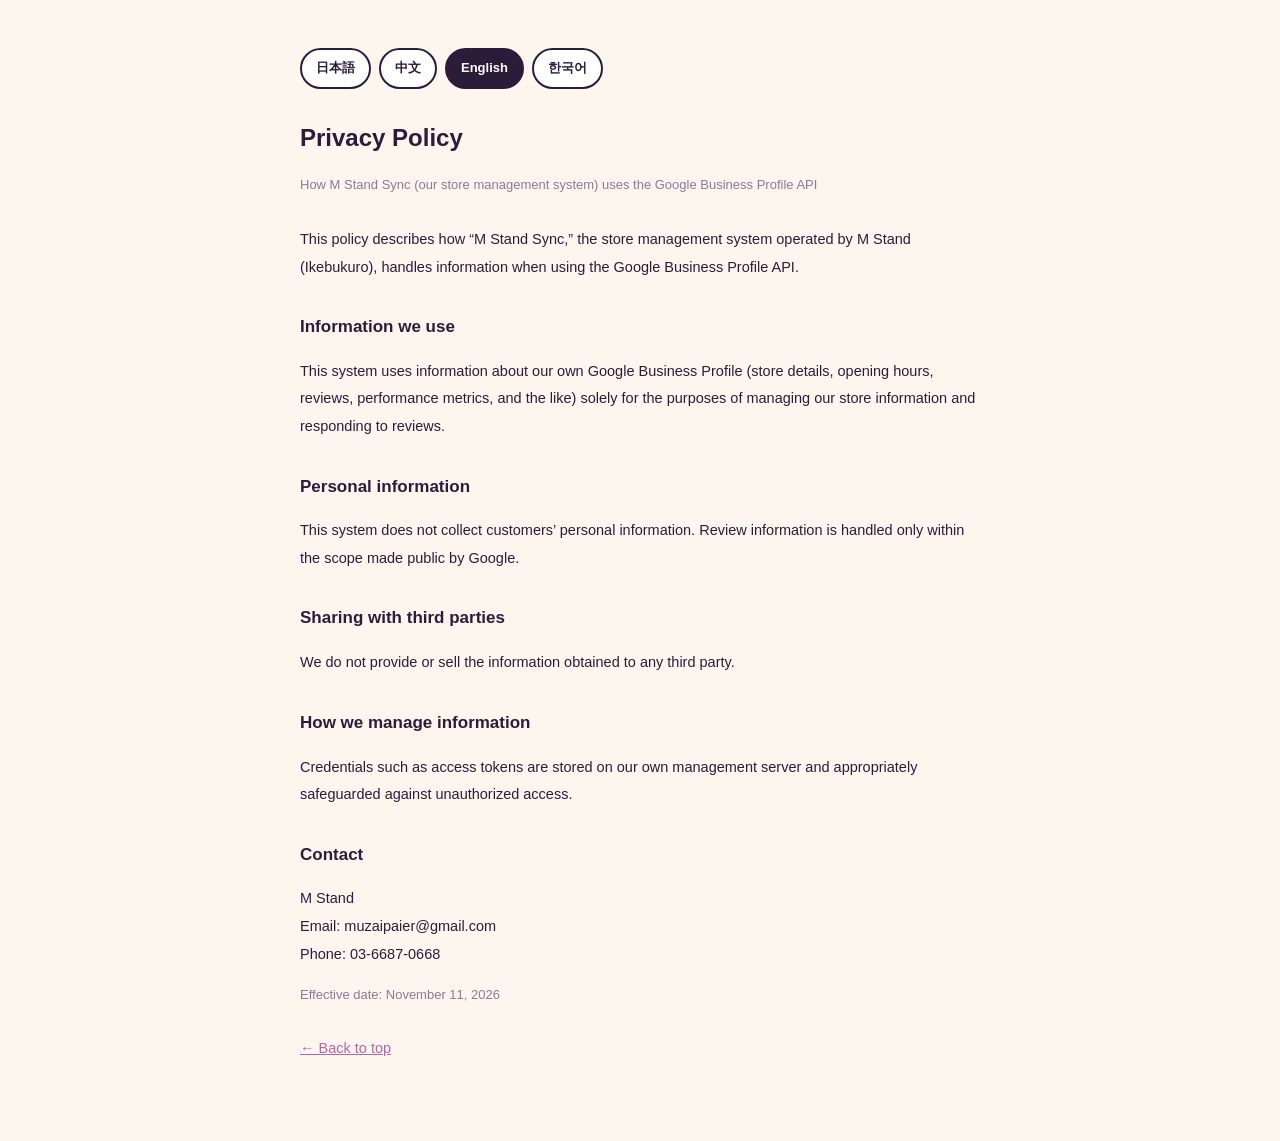
<file: privacy.html>
<!DOCTYPE html>
<html lang="ja">
<head>
<meta charset="utf-8">
<meta name="viewport" content="width=device-width, initial-scale=1">
<title>プライバシーポリシー | M Stand</title>
<style>
body{margin:0;background:#fdf6ee;color:#2b1d3a;font-family:"Hiragino Maru Gothic ProN","Hiragino Sans",sans-serif;line-height:1.9}
main{max-width:680px;margin:0 auto;padding:48px 22px 64px}
h1{font-size:24px;margin:0 0 8px}
h2{font-size:17px;margin:30px 0 6px}
p,li{font-size:14.5px}
.sub{color:#8a7a99;font-size:13px;margin-bottom:28px}
a{color:#b565a7}
.langs{display:flex;gap:8px;flex-wrap:wrap;margin-bottom:26px}
.langs button{font:inherit;font-size:13px;font-weight:700;padding:6px 14px;border-radius:999px;border:2px solid #2b1d3a;background:#fff;color:#2b1d3a;cursor:pointer}
.langs button.on{background:#2b1d3a;color:#fff}
</style>
</head>
<body>
<main>
<div class="langs" role="group" aria-label="Language">
<button type="button" data-l="ja">日本語</button>
<button type="button" data-l="zh">中文</button>
<button type="button" data-l="en">English</button>
<button type="button" data-l="ko">한국어</button>
</div>
<h1 data-t="h1">プライバシーポリシー</h1>
<p class="sub" data-t="sub">M Stand Sync（店舗管理システム）における Google Business Profile API の利用について</p>

<p data-t="intro">本ポリシーは、M Stand（池袋）が運用する店舗管理システム「M Stand Sync」が、Google Business Profile API を利用する際の情報の取り扱いについて定めるものです。</p>

<h2 data-t="h2a">利用する情報</h2>
<p data-t="pa">本システムは、当店自身の Google ビジネスプロフィールに関する情報（店舗情報、営業時間、クチコミ、パフォーマンス指標など）を、店舗情報の管理およびクチコミへの対応の目的でのみ利用します。</p>

<h2 data-t="h2b">個人情報の取得について</h2>
<p data-t="pb">本システムを通じて、お客様の個人情報を取得することはありません。クチコミ情報は、Google が公開している範囲でのみ取り扱います。</p>

<h2 data-t="h2c">第三者への提供</h2>
<p data-t="pc">取得した情報を、第三者に提供・販売することはありません。</p>

<h2 data-t="h2d">情報の管理</h2>
<p data-t="pd">アクセストークン等の認証情報は、当店の管理サーバーに保管し、不正アクセスのないよう適切に管理します。</p>

<h2 data-t="h2e">お問い合わせ</h2>
<p data-t="pe">M Stand<br>メール：muzaipaier@gmail.com<br>電話：03-6687-0668</p>

<p class="sub" data-t="date">制定日：2026年11月11日</p>
<p><a href="/" data-t="back">← トップへ戻る</a></p>
</main>
<script>
var T={
ja:{h1:"プライバシーポリシー",sub:"M Stand Sync（店舗管理システム）における Google Business Profile API の利用について",intro:"本ポリシーは、M Stand（池袋）が運用する店舗管理システム「M Stand Sync」が、Google Business Profile API を利用する際の情報の取り扱いについて定めるものです。",h2a:"利用する情報",pa:"本システムは、当店自身の Google ビジネスプロフィールに関する情報（店舗情報、営業時間、クチコミ、パフォーマンス指標など）を、店舗情報の管理およびクチコミへの対応の目的でのみ利用します。",h2b:"個人情報の取得について",pb:"本システムを通じて、お客様の個人情報を取得することはありません。クチコミ情報は、Google が公開している範囲でのみ取り扱います。",h2c:"第三者への提供",pc:"取得した情報を、第三者に提供・販売することはありません。",h2d:"情報の管理",pd:"アクセストークン等の認証情報は、当店の管理サーバーに保管し、不正アクセスのないよう適切に管理します。",h2e:"お問い合わせ",pe:"M Stand<br>メール：muzaipaier@gmail.com<br>電話：03-6687-0668",date:"制定日：2026年11月11日",back:"← トップへ戻る"},
zh:{h1:"隐私政策",sub:"关于 M Stand Sync（门店管理系统）使用 Google Business Profile API 的说明",intro:"本政策说明 M Stand（池袋）运营的门店管理系统「M Stand Sync」在使用 Google Business Profile API 时的信息处理方式。",h2a:"我们使用的信息",pa:"本系统仅出于管理门店信息、回复顾客评价之目的，使用本店自身的 Google 商家资料相关信息（门店信息、营业时间、评价、效果指标等）。",h2b:"关于个人信息的获取",pb:"本系统不会获取顾客的个人信息。评价信息仅在 Google 公开的范围内处理。",h2c:"向第三方提供",pc:"不会向第三方提供或出售所获取的信息。",h2d:"信息的管理",pd:"访问令牌等认证信息保存在本店的管理服务器上，并妥善管理，防止未经授权的访问。",h2e:"联系我们",pe:"M Stand<br>邮箱：muzaipaier@gmail.com<br>电话：03-6687-0668",date:"制定日期：2026年11月11日",back:"← 返回首页"},
en:{h1:"Privacy Policy",sub:"How M Stand Sync (our store management system) uses the Google Business Profile API",intro:"This policy describes how “M Stand Sync,” the store management system operated by M Stand (Ikebukuro), handles information when using the Google Business Profile API.",h2a:"Information we use",pa:"This system uses information about our own Google Business Profile (store details, opening hours, reviews, performance metrics, and the like) solely for the purposes of managing our store information and responding to reviews.",h2b:"Personal information",pb:"This system does not collect customers’ personal information. Review information is handled only within the scope made public by Google.",h2c:"Sharing with third parties",pc:"We do not provide or sell the information obtained to any third party.",h2d:"How we manage information",pd:"Credentials such as access tokens are stored on our own management server and appropriately safeguarded against unauthorized access.",h2e:"Contact",pe:"M Stand<br>Email: muzaipaier@gmail.com<br>Phone: 03-6687-0668",date:"Effective date: November 11, 2026",back:"← Back to top"},
ko:{h1:"개인정보 처리방침",sub:"M Stand Sync(매장 관리 시스템)의 Google Business Profile API 이용에 대해",intro:"본 방침은 M Stand(이케부쿠로)가 운영하는 매장 관리 시스템 “M Stand Sync”가 Google Business Profile API를 이용할 때의 정보 취급에 대해 정한 것입니다.",h2a:"이용하는 정보",pa:"본 시스템은 매장 정보의 관리 및 리뷰 대응 목적으로만, 당점 자체의 Google 비즈니스 프로필 관련 정보(매장 정보, 영업시간, 리뷰, 실적 지표 등)를 이용합니다.",h2b:"개인정보 수집에 대해",pb:"본 시스템을 통해 고객의 개인정보를 수집하지 않습니다. 리뷰 정보는 Google이 공개한 범위 내에서만 취급합니다.",h2c:"제3자 제공",pc:"취득한 정보를 제3자에게 제공·판매하지 않습니다.",h2d:"정보 관리",pd:"액세스 토큰 등의 인증 정보는 당점의 관리 서버에 보관하며, 부정 액세스가 없도록 적절히 관리합니다.",h2e:"문의",pe:"M Stand<br>이메일: muzaipaier@gmail.com<br>전화: 03-6687-0668",date:"제정일: 2026년 11월 11일",back:"← 메인으로 돌아가기"}
};
function setLang(l){
  if(!T[l])l="ja";
  document.documentElement.lang=l;
  document.title=T[l].h1+" | M Stand";
  document.querySelectorAll("[data-t]").forEach(function(e){var k=e.getAttribute("data-t");if(T[l][k])e.innerHTML=T[l][k];});
  document.querySelectorAll(".langs button").forEach(function(b){b.classList.toggle("on",b.getAttribute("data-l")===l);});
  try{localStorage.setItem("mstand-lang",l);}catch(e){}
}
document.querySelectorAll(".langs button").forEach(function(b){b.addEventListener("click",function(){setLang(b.getAttribute("data-l"));});});
(function(){
  var l=null;
  try{l=localStorage.getItem("mstand-lang");}catch(e){}
  if(!l){var n=(navigator.language||"ja").toLowerCase();l=n.indexOf("zh")===0?"zh":n.indexOf("ko")===0?"ko":n.indexOf("en")===0?"en":"ja";}
  setLang(l);
})();
</script>
</body>
</html>
</file>
